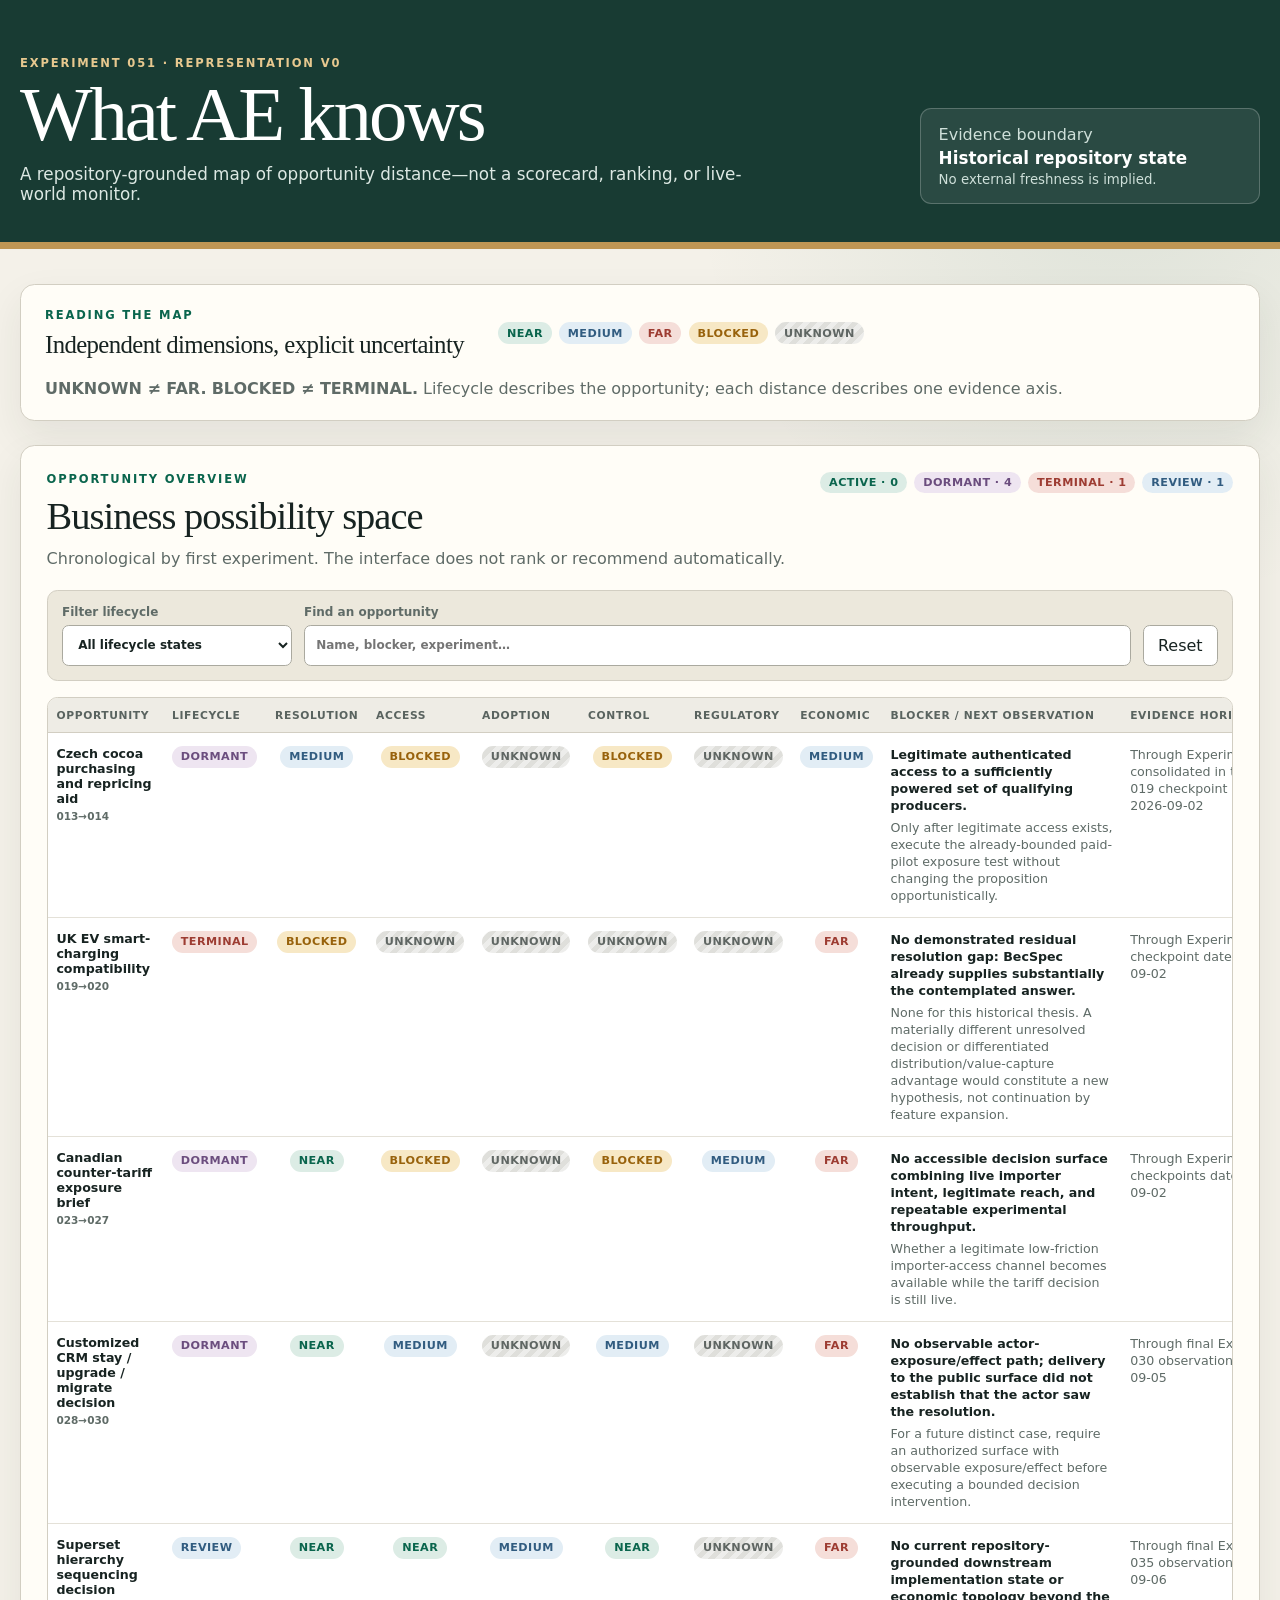
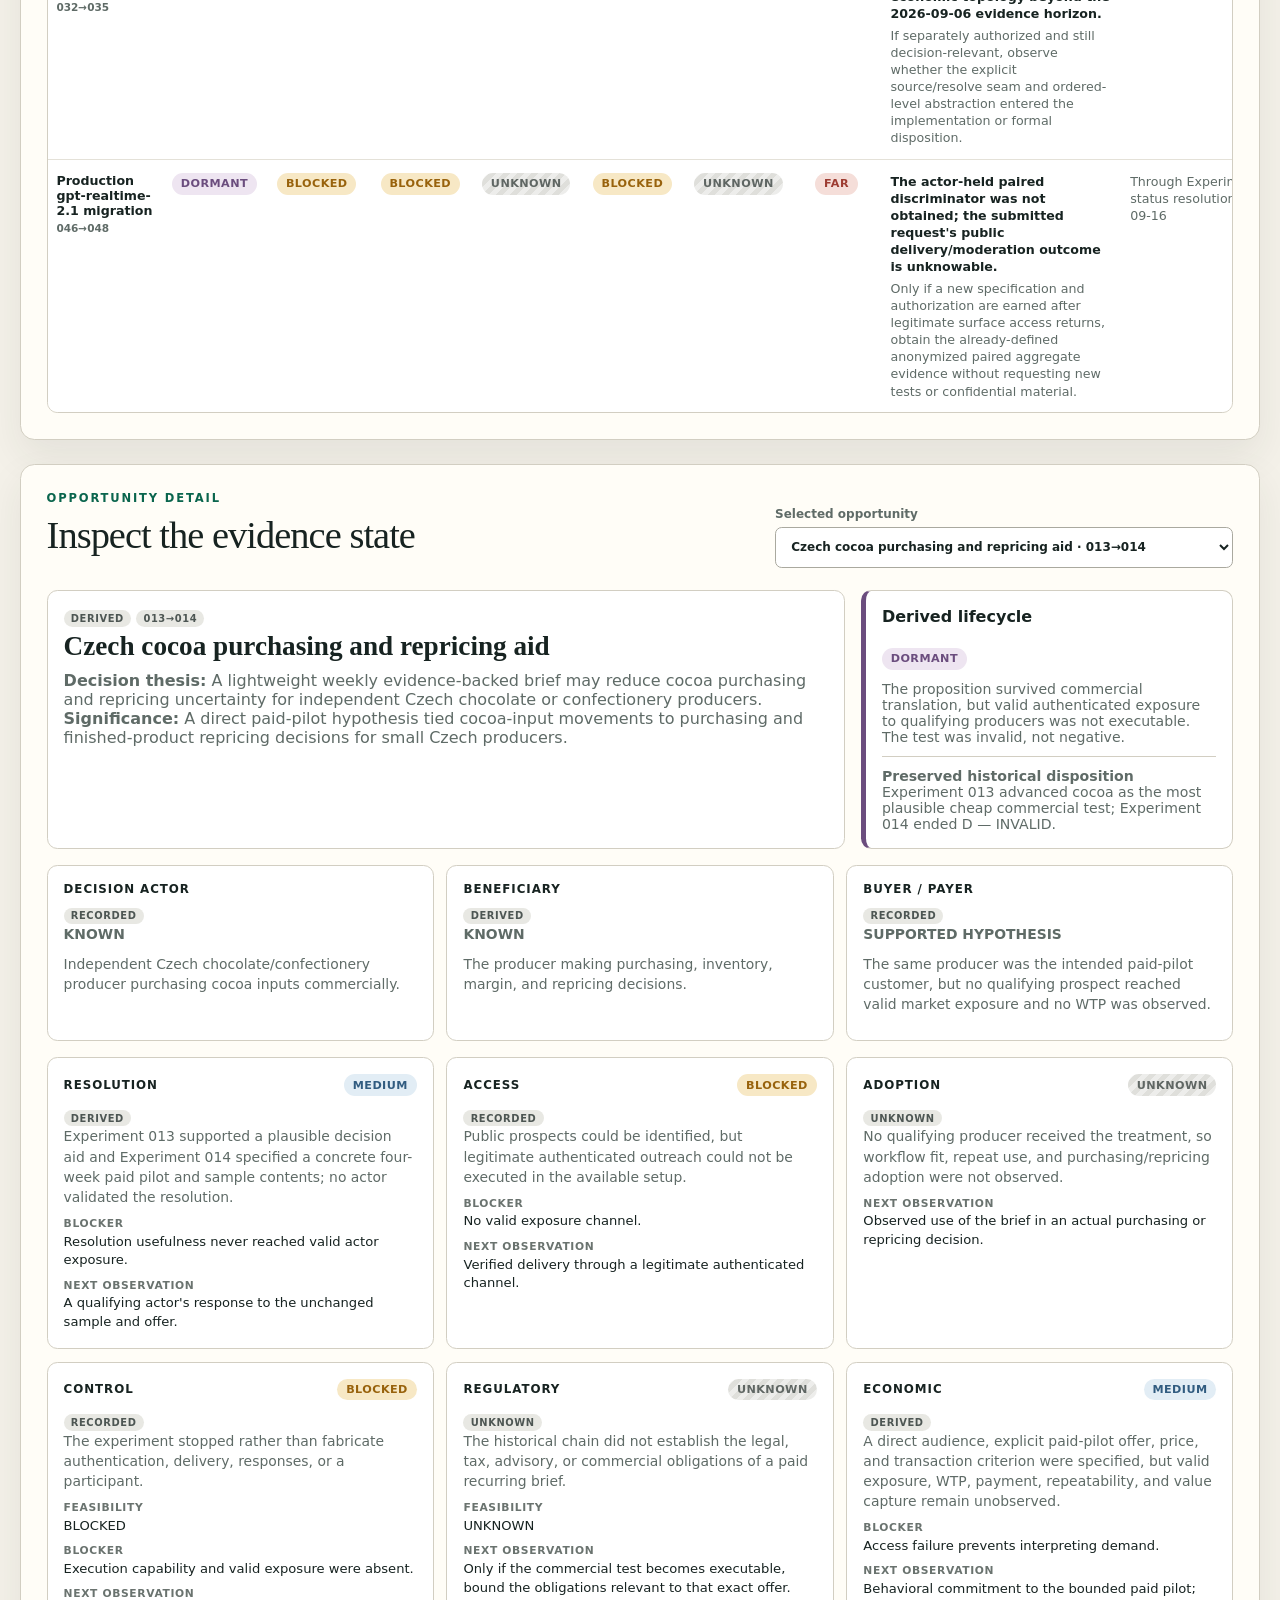
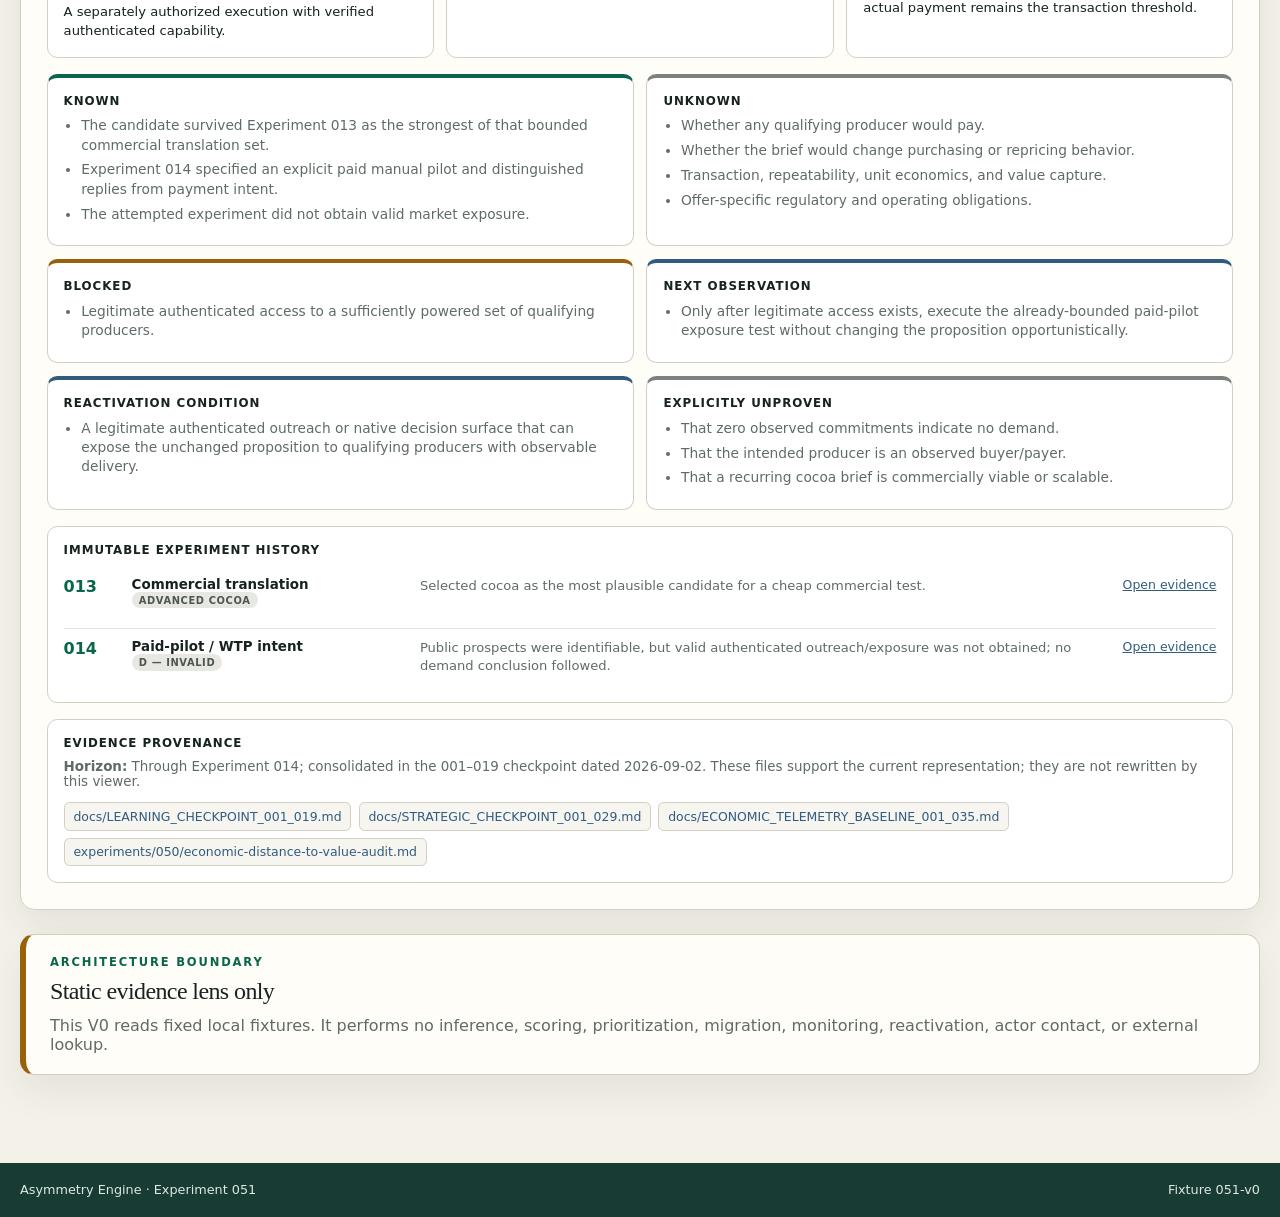
<file: experiments/051/viewer/index.html>
<!doctype html>
<html lang="en">
  <head>
    <meta charset="utf-8">
    <meta name="viewport" content="width=device-width, initial-scale=1">
    <meta name="color-scheme" content="light">
    <title>AE Static Control Plane V0</title>
    <link rel="stylesheet" href="styles.css">
  </head>
  <body>
    <a class="skip-link" href="#overview">Skip to opportunity overview</a>
    <header class="masthead">
      <div class="masthead__eyebrow">EXPERIMENT 051 · REPRESENTATION V0</div>
      <div class="masthead__grid">
        <div>
          <h1>What AE knows</h1>
          <p class="masthead__lede">A repository-grounded map of opportunity distance—not a scorecard, ranking, or live-world monitor.</p>
        </div>
        <div class="horizon-card">
          <span>Evidence boundary</span>
          <strong>Historical repository state</strong>
          <small>No external freshness is implied.</small>
        </div>
      </div>
    </header>

    <main>
      <section class="legend-panel" aria-labelledby="legend-title">
        <div>
          <p class="section-kicker">READING THE MAP</p>
          <h2 id="legend-title">Independent dimensions, explicit uncertainty</h2>
        </div>
        <div id="distance-legend" class="legend" aria-label="Distance vocabulary"></div>
        <p class="legend-note"><strong>UNKNOWN ≠ FAR.</strong> <strong>BLOCKED ≠ TERMINAL.</strong> Lifecycle describes the opportunity; each distance describes one evidence axis.</p>
      </section>

      <section id="overview" class="section-block" aria-labelledby="overview-title">
        <div class="section-heading">
          <div>
            <p class="section-kicker">OPPORTUNITY OVERVIEW</p>
            <h2 id="overview-title">Business possibility space</h2>
            <p>Chronological by first experiment. The interface does not rank or recommend automatically.</p>
          </div>
          <div id="lifecycle-counts" class="lifecycle-counts" aria-label="Lifecycle counts"></div>
        </div>

        <div class="controls" aria-label="Overview controls">
          <label>
            <span>Filter lifecycle</span>
            <select id="lifecycle-filter">
              <option value="ALL">All lifecycle states</option>
              <option value="ACTIVE">Active</option>
              <option value="DORMANT">Dormant</option>
              <option value="TERMINAL">Terminal</option>
              <option value="REVIEW">Review</option>
            </select>
          </label>
          <label>
            <span>Find an opportunity</span>
            <input id="opportunity-search" type="search" placeholder="Name, blocker, experiment…" autocomplete="off">
          </label>
          <button id="reset-controls" class="quiet-button" type="button">Reset</button>
        </div>

        <div class="table-wrap">
          <table class="opportunity-table">
            <caption class="sr-only">Historical opportunities and their six independent distance states</caption>
            <thead>
              <tr>
                <th scope="col">Opportunity</th>
                <th scope="col">Lifecycle</th>
                <th scope="col">Resolution</th>
                <th scope="col">Access</th>
                <th scope="col">Adoption</th>
                <th scope="col">Control</th>
                <th scope="col">Regulatory</th>
                <th scope="col">Economic</th>
                <th scope="col">Blocker / next observation</th>
                <th scope="col">Evidence horizon</th>
              </tr>
            </thead>
            <tbody id="opportunity-rows"></tbody>
          </table>
        </div>
        <p id="empty-state" class="empty-state" hidden>No fixture matches the current filter.</p>
      </section>

      <section id="detail" class="section-block detail-shell" aria-labelledby="detail-title">
        <div class="section-heading section-heading--detail">
          <div>
            <p class="section-kicker">OPPORTUNITY DETAIL</p>
            <h2 id="detail-title">Inspect the evidence state</h2>
          </div>
          <label class="detail-picker">
            <span>Selected opportunity</span>
            <select id="detail-select"></select>
          </label>
        </div>
        <div id="detail-content" aria-live="polite"></div>
      </section>

      <section class="boundary-panel" aria-labelledby="boundary-title">
        <p class="section-kicker">ARCHITECTURE BOUNDARY</p>
        <h2 id="boundary-title">Static evidence lens only</h2>
        <p>This V0 reads fixed local fixtures. It performs no inference, scoring, prioritization, migration, monitoring, reactivation, actor contact, or external lookup.</p>
      </section>
    </main>

    <footer>
      <span>Asymmetry Engine · Experiment 051</span>
      <span id="fixture-version"></span>
    </footer>

    <script src="../opportunities.js"></script>
    <script src="app.js"></script>
  </body>
</html>
</file>
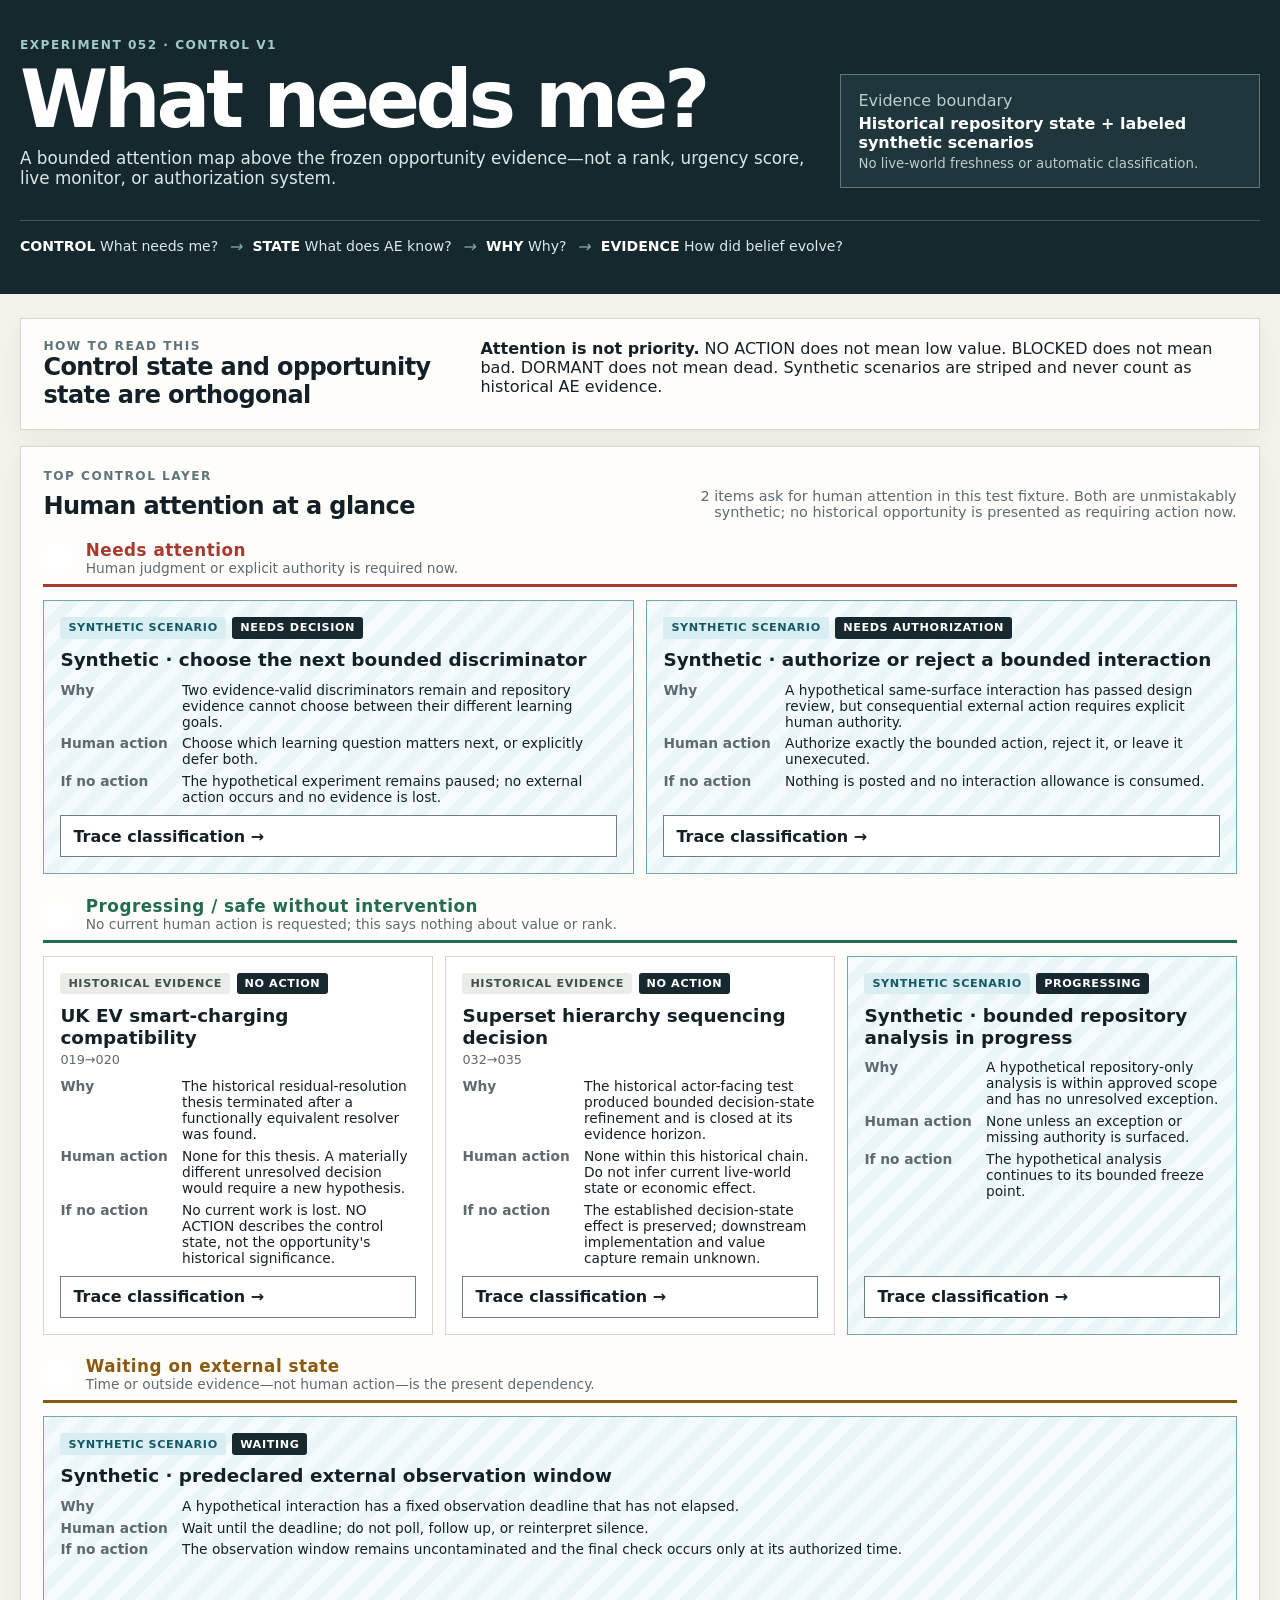
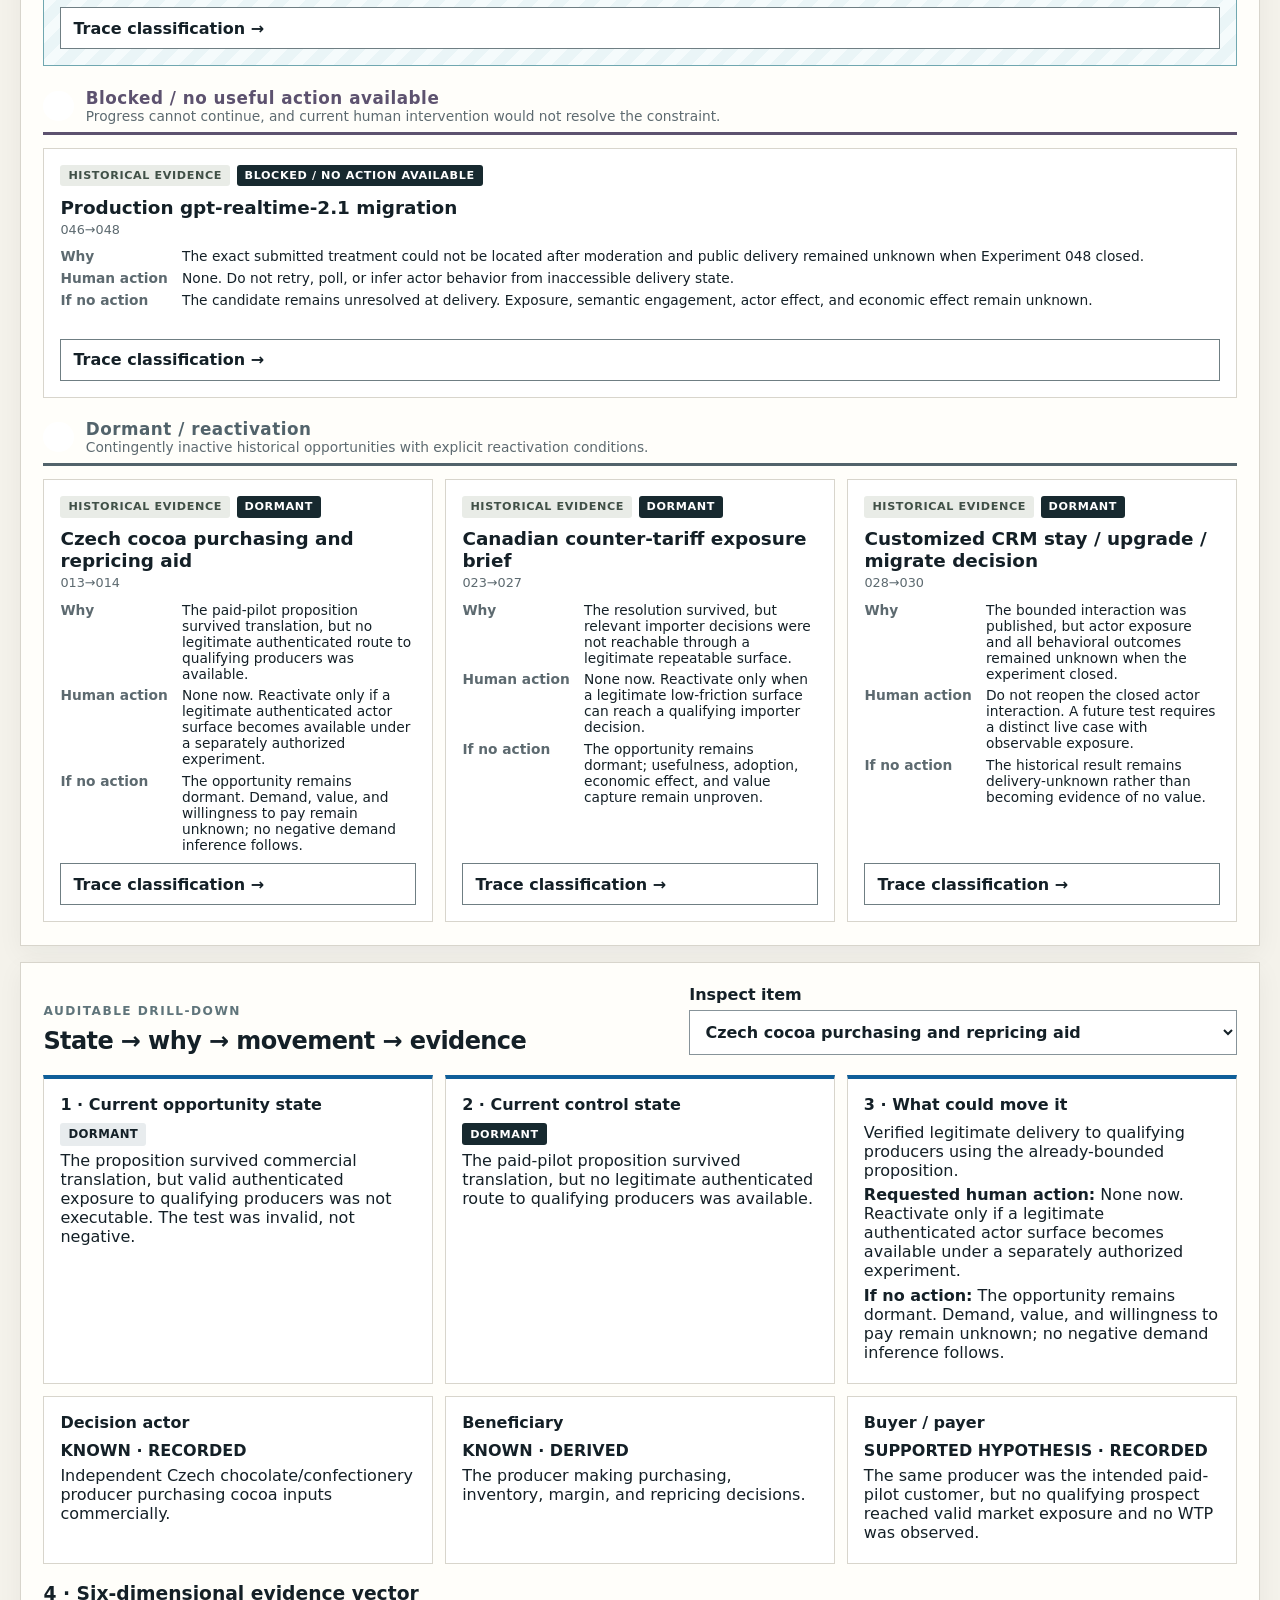
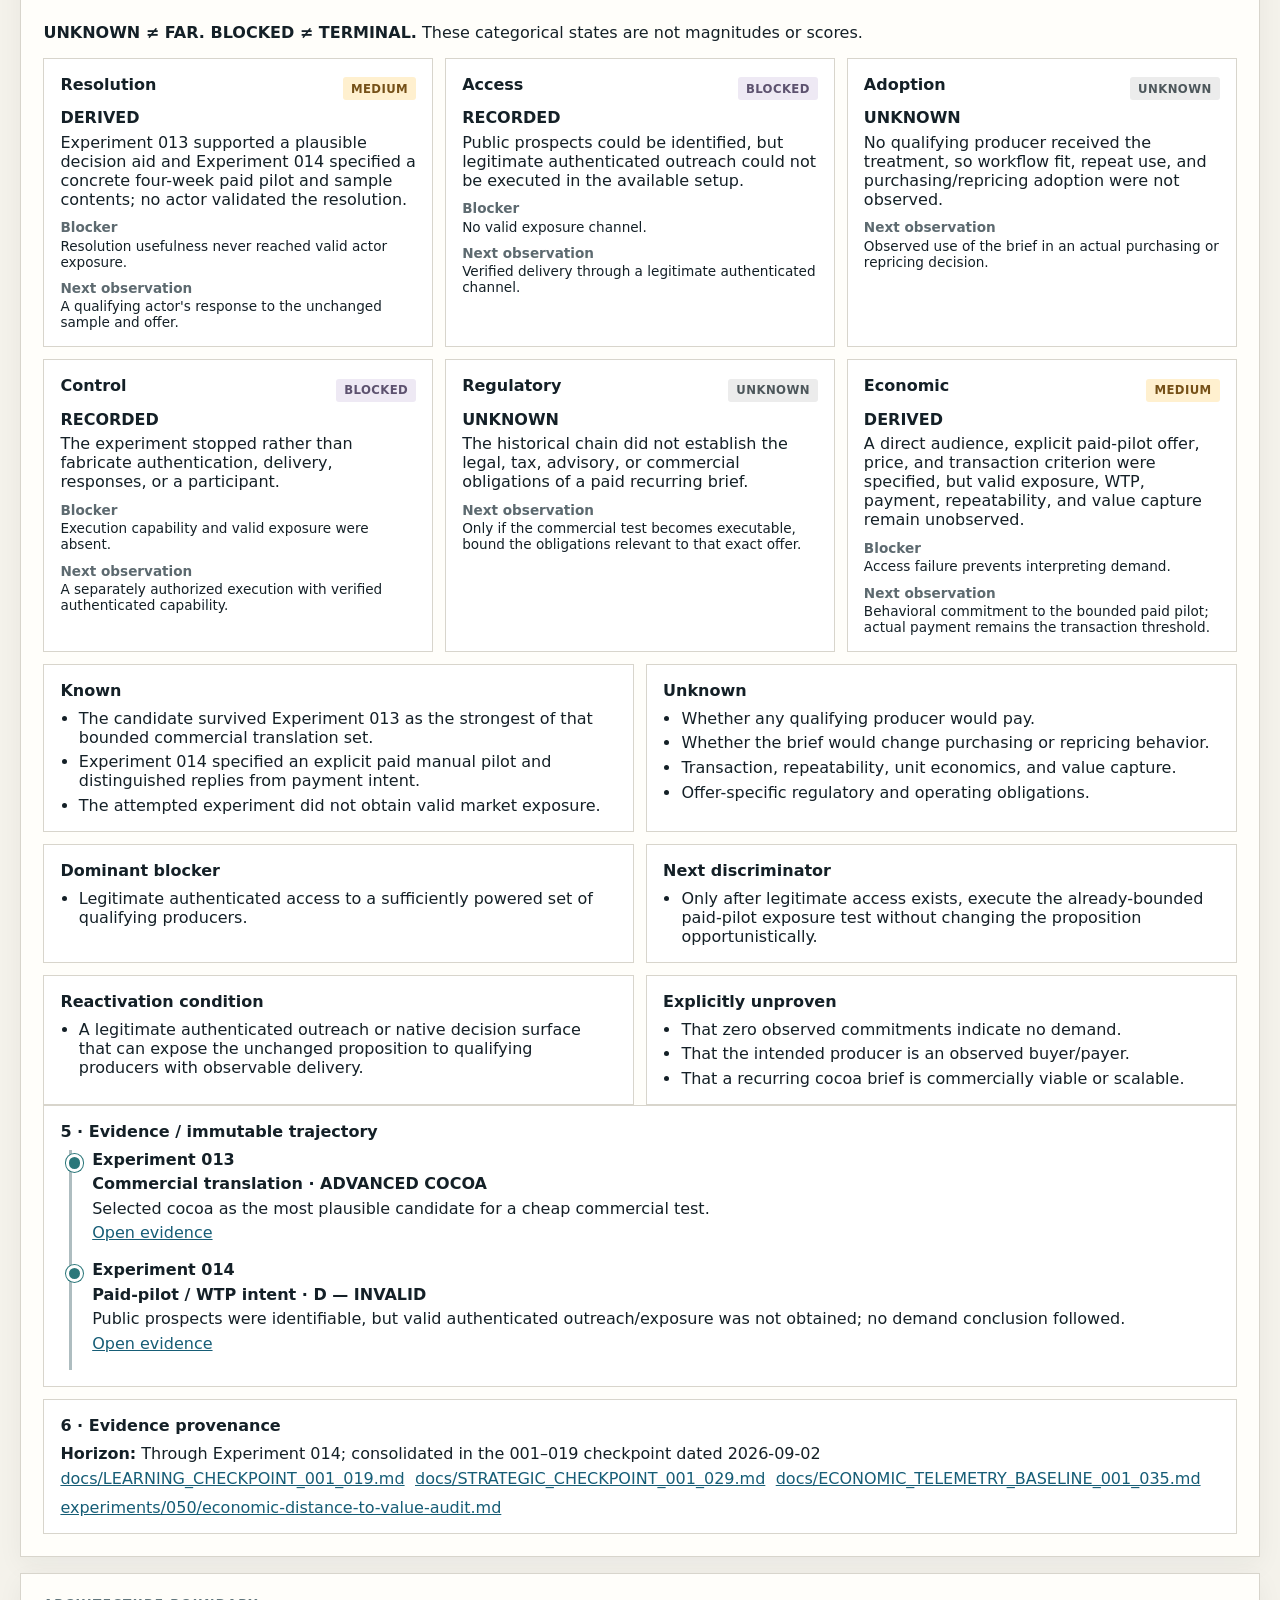
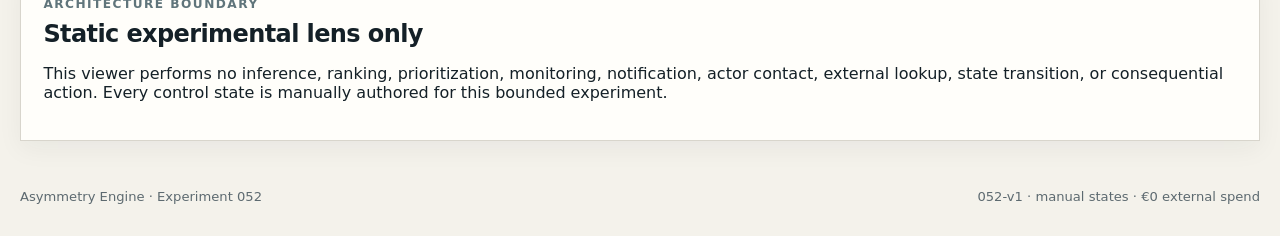
<file: experiments/052/viewer/index.html>
<!doctype html>
<html lang="en">
  <head>
    <meta charset="utf-8">
    <meta name="viewport" content="width=device-width, initial-scale=1">
    <meta name="color-scheme" content="light">
    <title>AE Human Attention Control Plane V1</title>
    <link rel="stylesheet" href="styles.css">
  </head>
  <body>
    <a class="skip-link" href="#control-plane">Skip to control plane</a>
    <header class="masthead">
      <div class="eyebrow">EXPERIMENT 052 · CONTROL V1</div>
      <div class="masthead-grid">
        <div>
          <h1>What needs me?</h1>
          <p>A bounded attention map above the frozen opportunity evidence—not a rank, urgency score, live monitor, or authorization system.</p>
        </div>
        <div class="boundary-card">
          <span>Evidence boundary</span>
          <strong>Historical repository state + labeled synthetic scenarios</strong>
          <small>No live-world freshness or automatic classification.</small>
        </div>
      </div>
      <div class="reading-path" aria-label="Reading path">
        <span><b>CONTROL</b> What needs me?</span><i>→</i>
        <span><b>STATE</b> What does AE know?</span><i>→</i>
        <span><b>WHY</b> Why?</span><i>→</i>
        <span><b>EVIDENCE</b> How did belief evolve?</span>
      </div>
    </header>

    <main id="control-plane">
      <section class="guardrail" aria-labelledby="guardrail-title">
        <div>
          <p class="section-kicker">HOW TO READ THIS</p>
          <h2 id="guardrail-title">Control state and opportunity state are orthogonal</h2>
        </div>
        <p><strong>Attention is not priority.</strong> NO ACTION does not mean low value. BLOCKED does not mean bad. DORMANT does not mean dead. Synthetic scenarios are striped and never count as historical AE evidence.</p>
      </section>

      <section class="control-summary" aria-labelledby="summary-title">
        <div class="section-heading">
          <div>
            <p class="section-kicker">TOP CONTROL LAYER</p>
            <h2 id="summary-title">Human attention at a glance</h2>
          </div>
          <p id="summary-note" class="summary-note"></p>
        </div>
        <div id="control-groups"></div>
      </section>

      <section id="detail" class="detail-shell" aria-labelledby="detail-title">
        <div class="section-heading detail-heading">
          <div>
            <p class="section-kicker">AUDITABLE DRILL-DOWN</p>
            <h2 id="detail-title">State → why → movement → evidence</h2>
          </div>
          <label>
            <span>Inspect item</span>
            <select id="detail-select"></select>
          </label>
        </div>
        <div id="detail-content" aria-live="polite"></div>
      </section>

      <section class="architecture-boundary">
        <p class="section-kicker">ARCHITECTURE BOUNDARY</p>
        <h2>Static experimental lens only</h2>
        <p>This viewer performs no inference, ranking, prioritization, monitoring, notification, actor contact, external lookup, state transition, or consequential action. Every control state is manually authored for this bounded experiment.</p>
      </section>
    </main>

    <footer>
      <span>Asymmetry Engine · Experiment 052</span>
      <span id="fixture-version"></span>
    </footer>

    <script src="../../051/opportunities.js"></script>
    <script src="control-fixtures.js"></script>
    <script src="app.js"></script>
  </body>
</html>
</file>
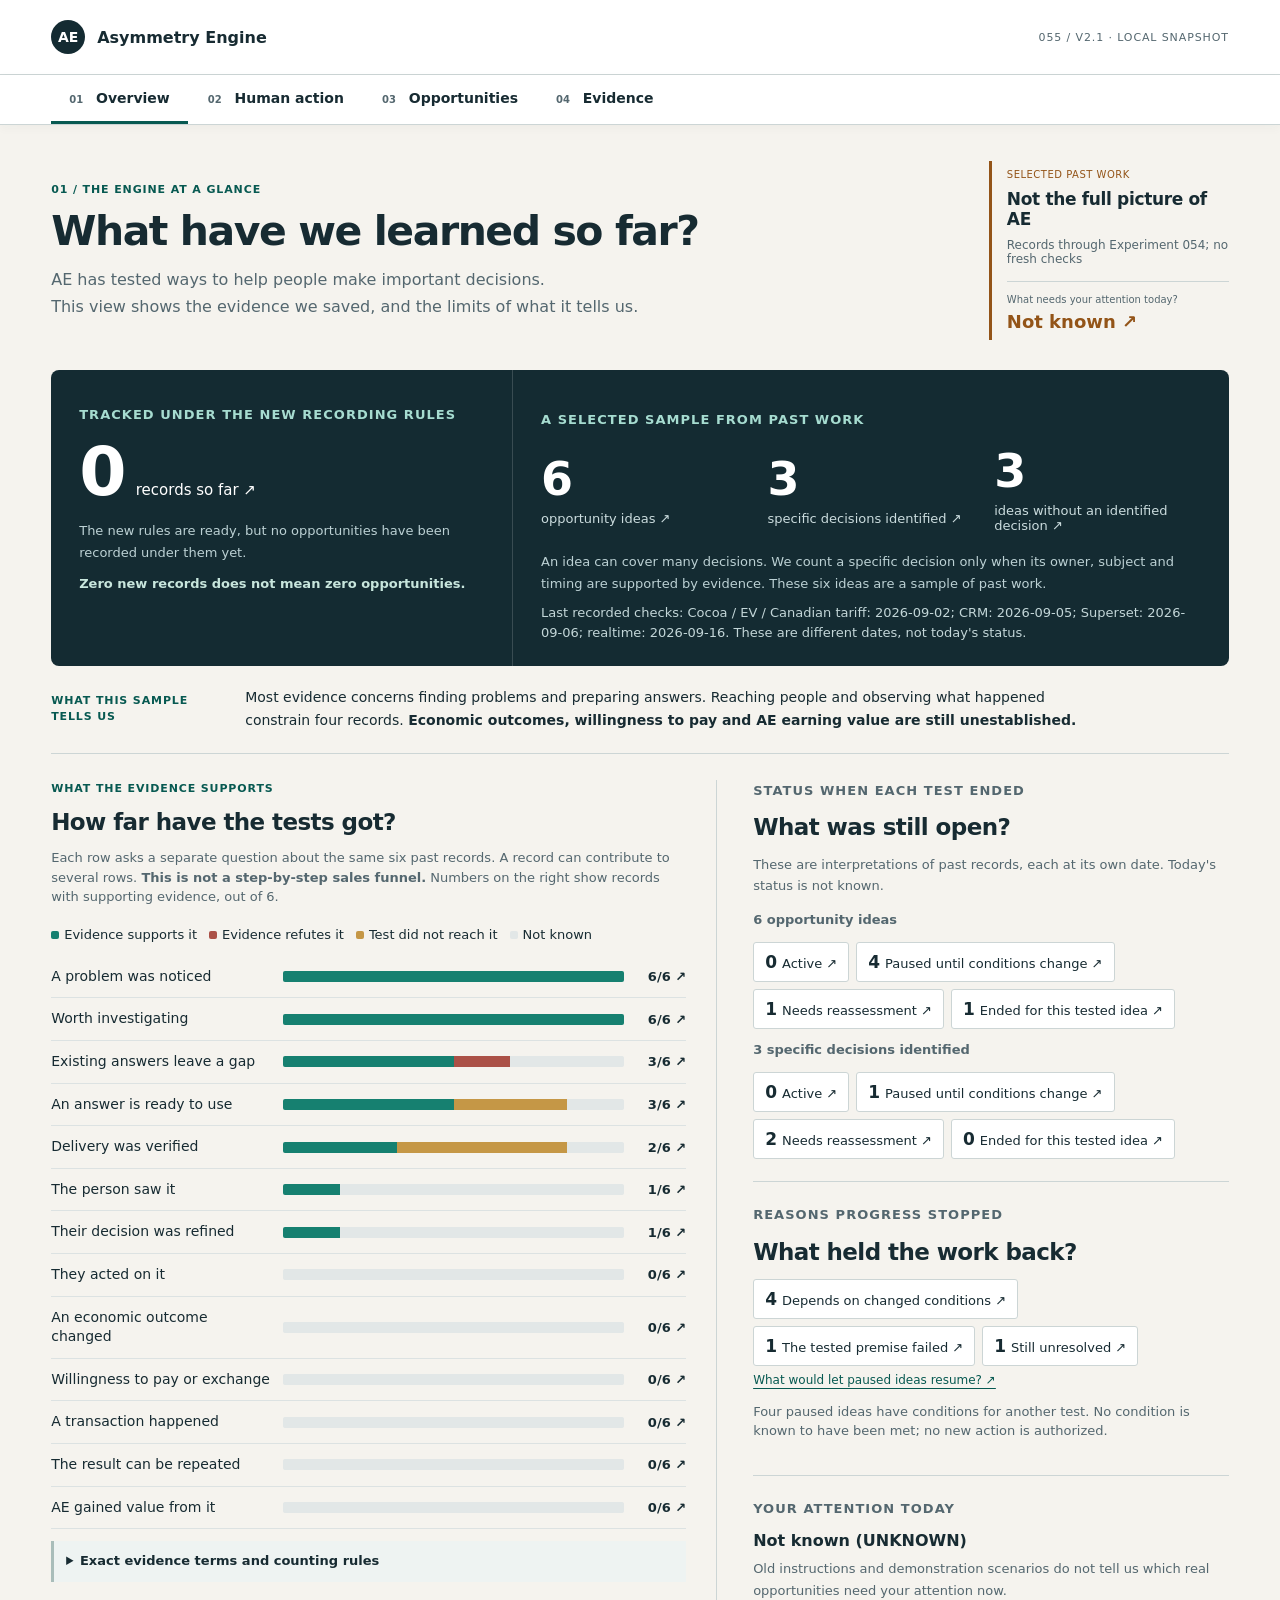
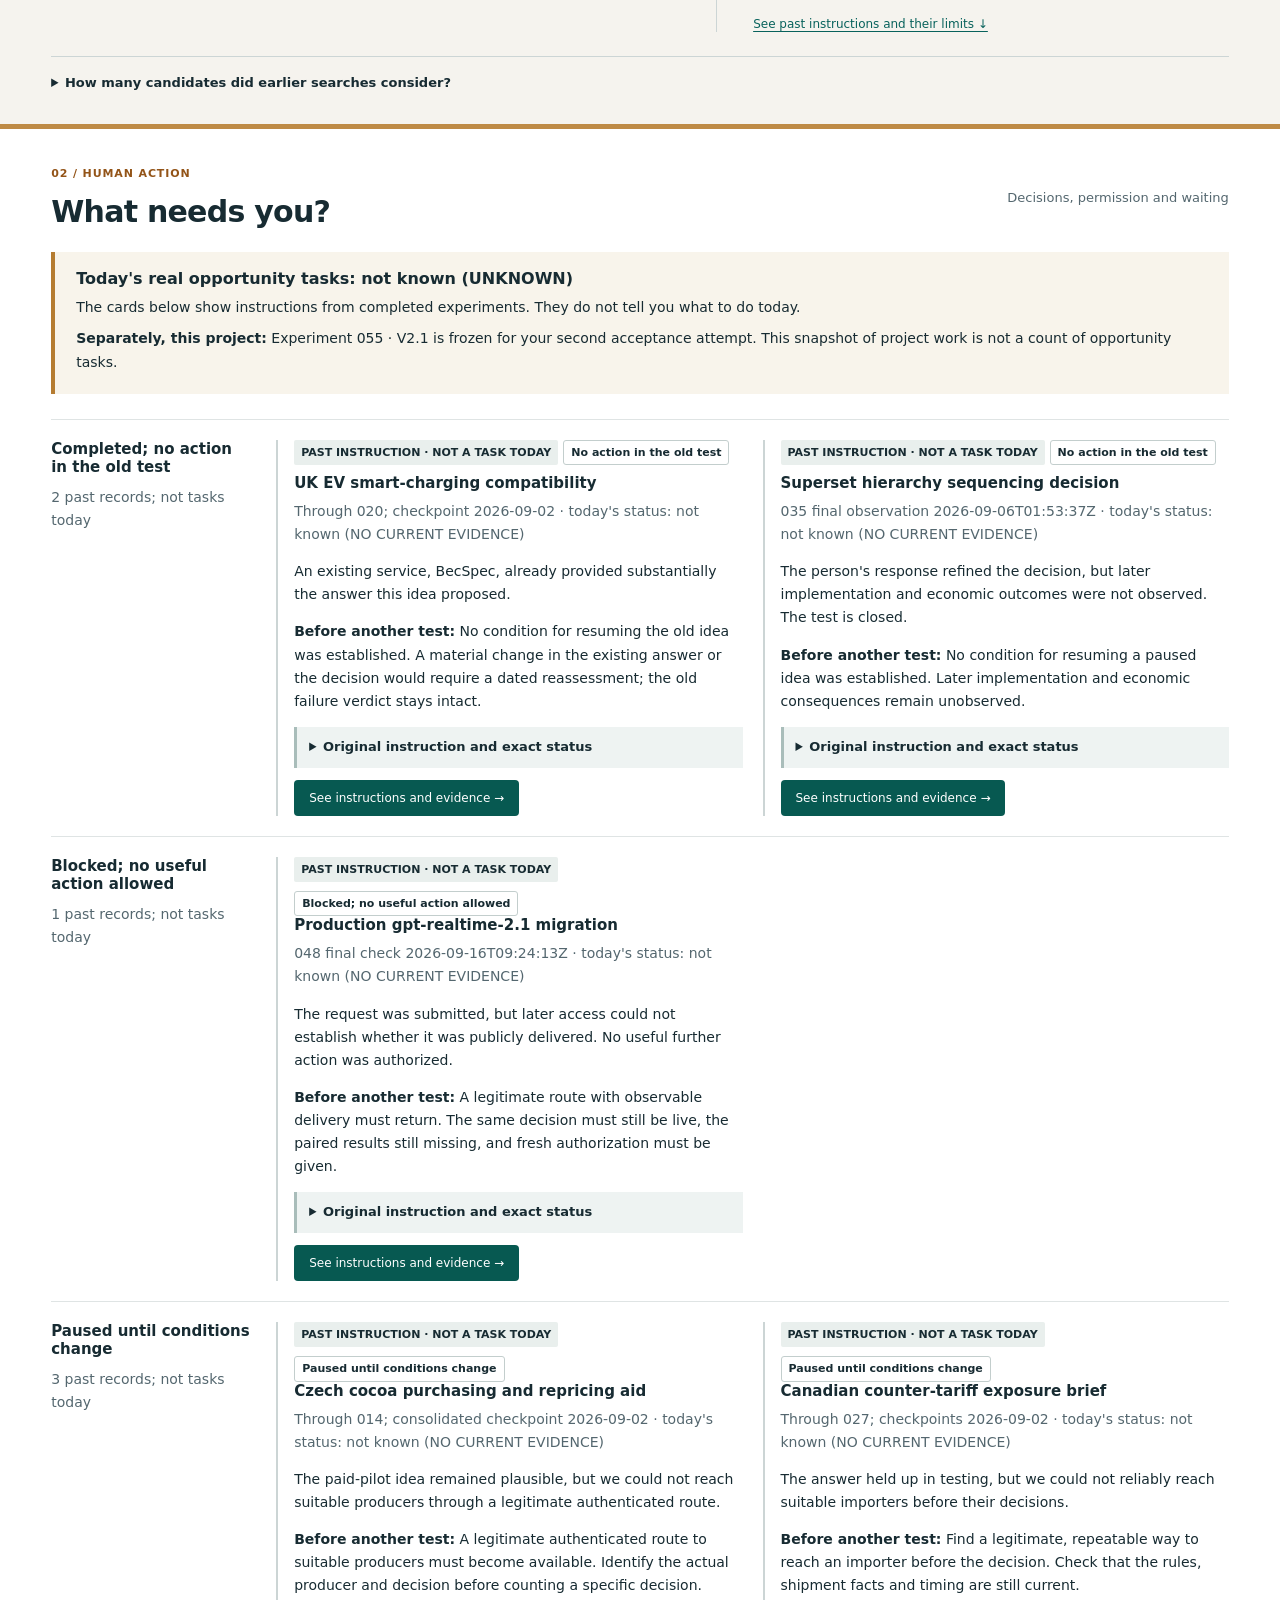
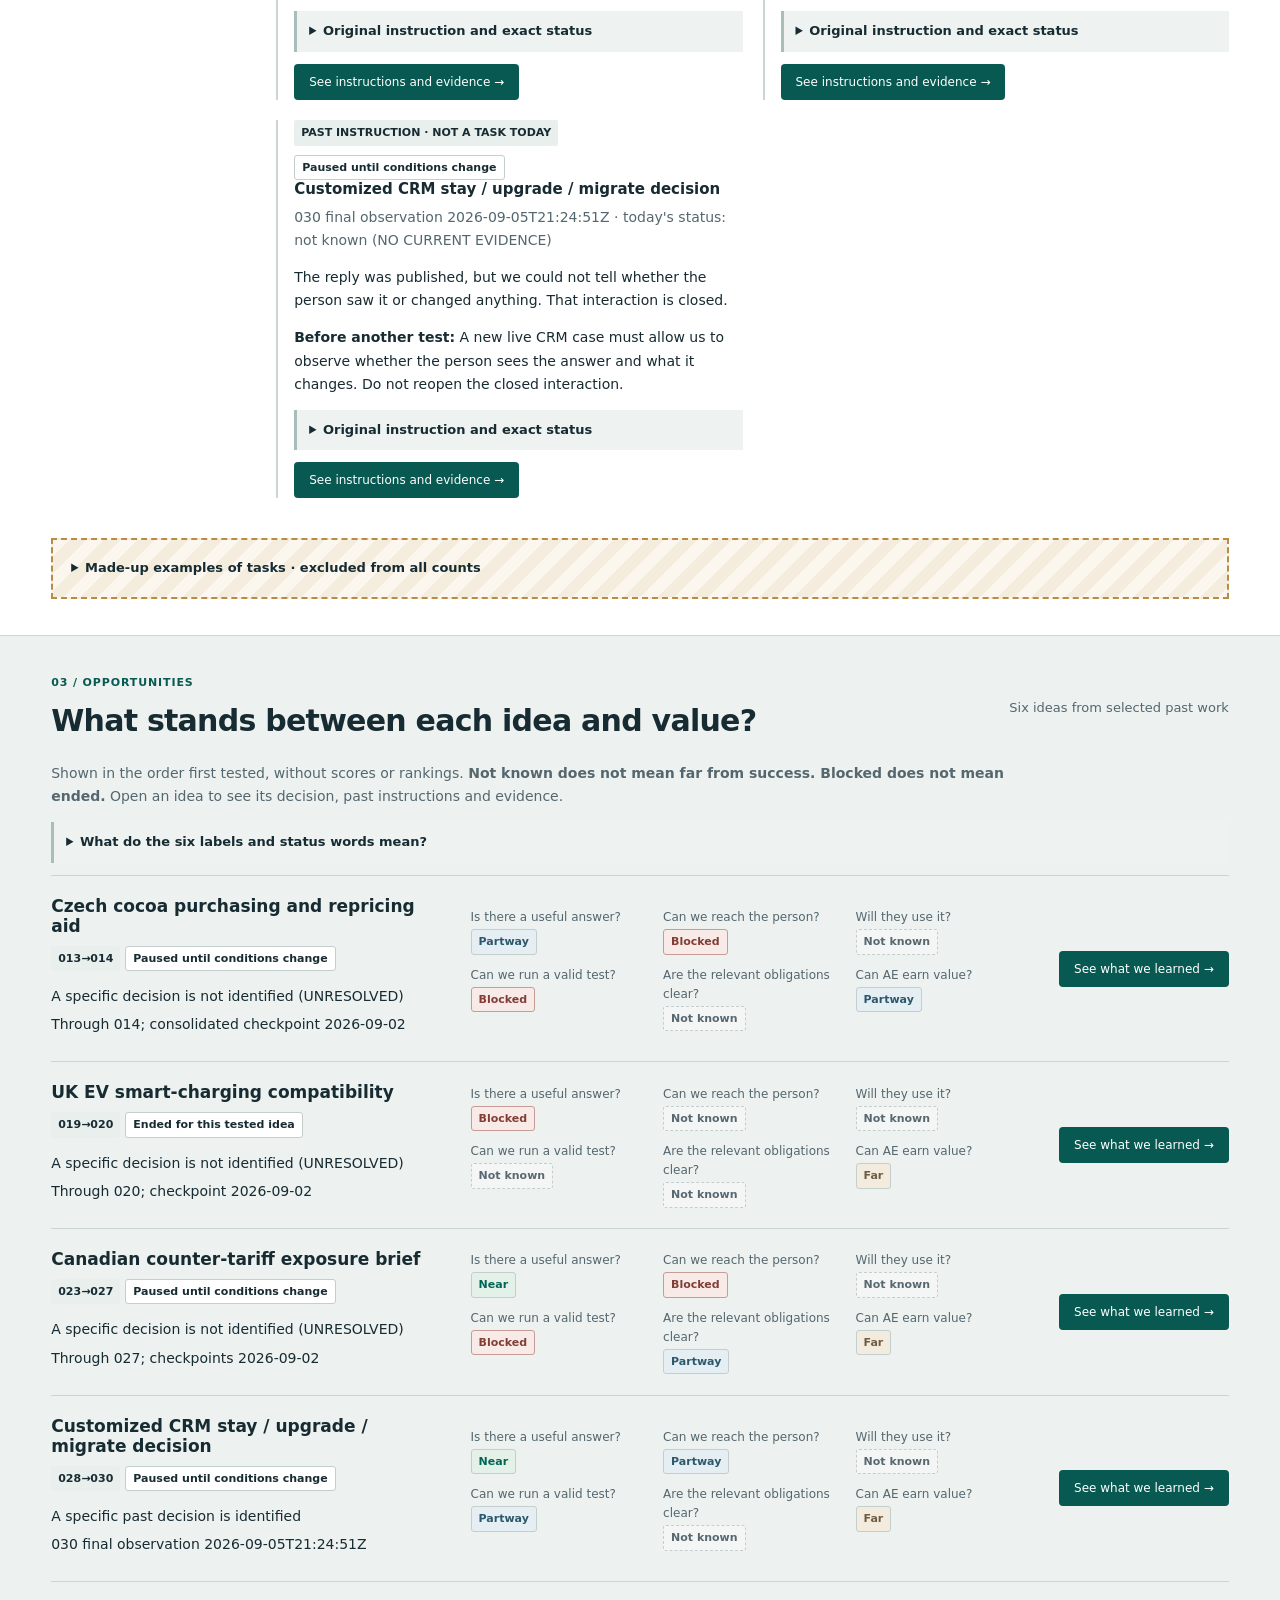
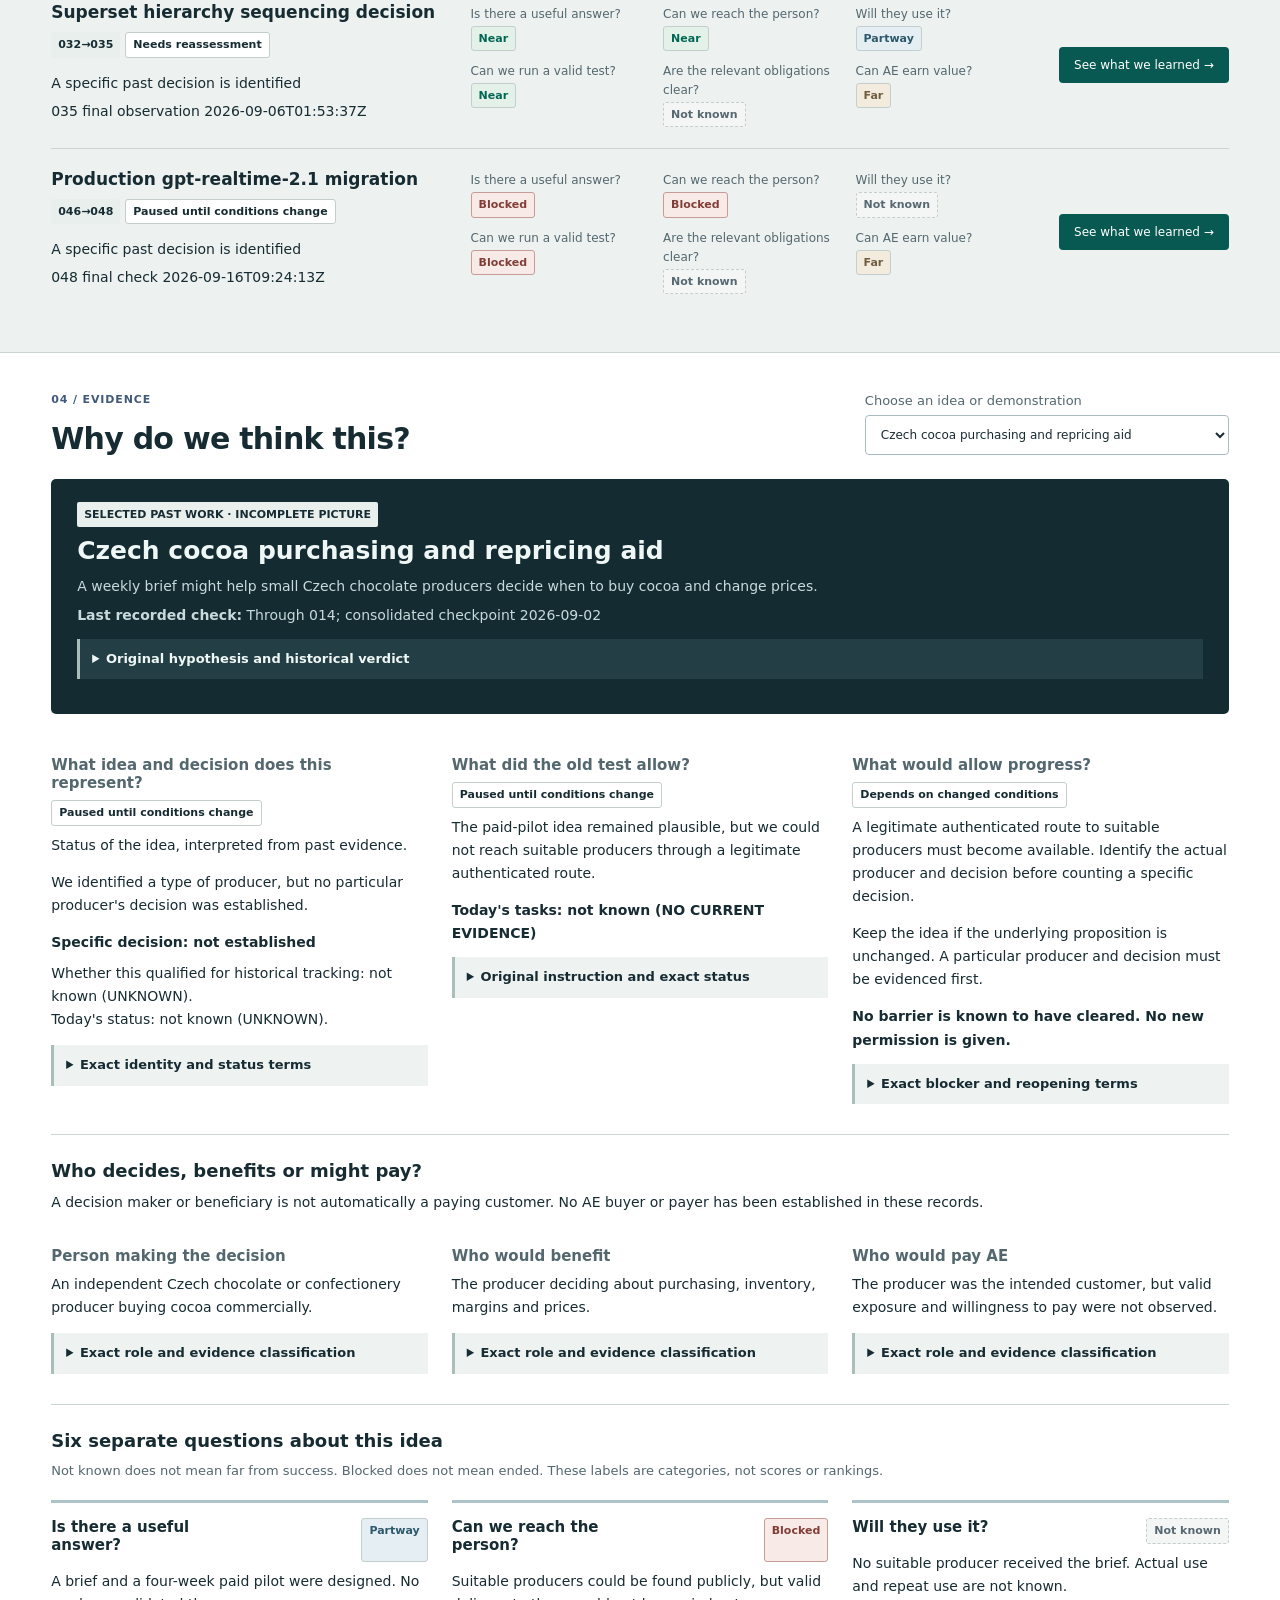
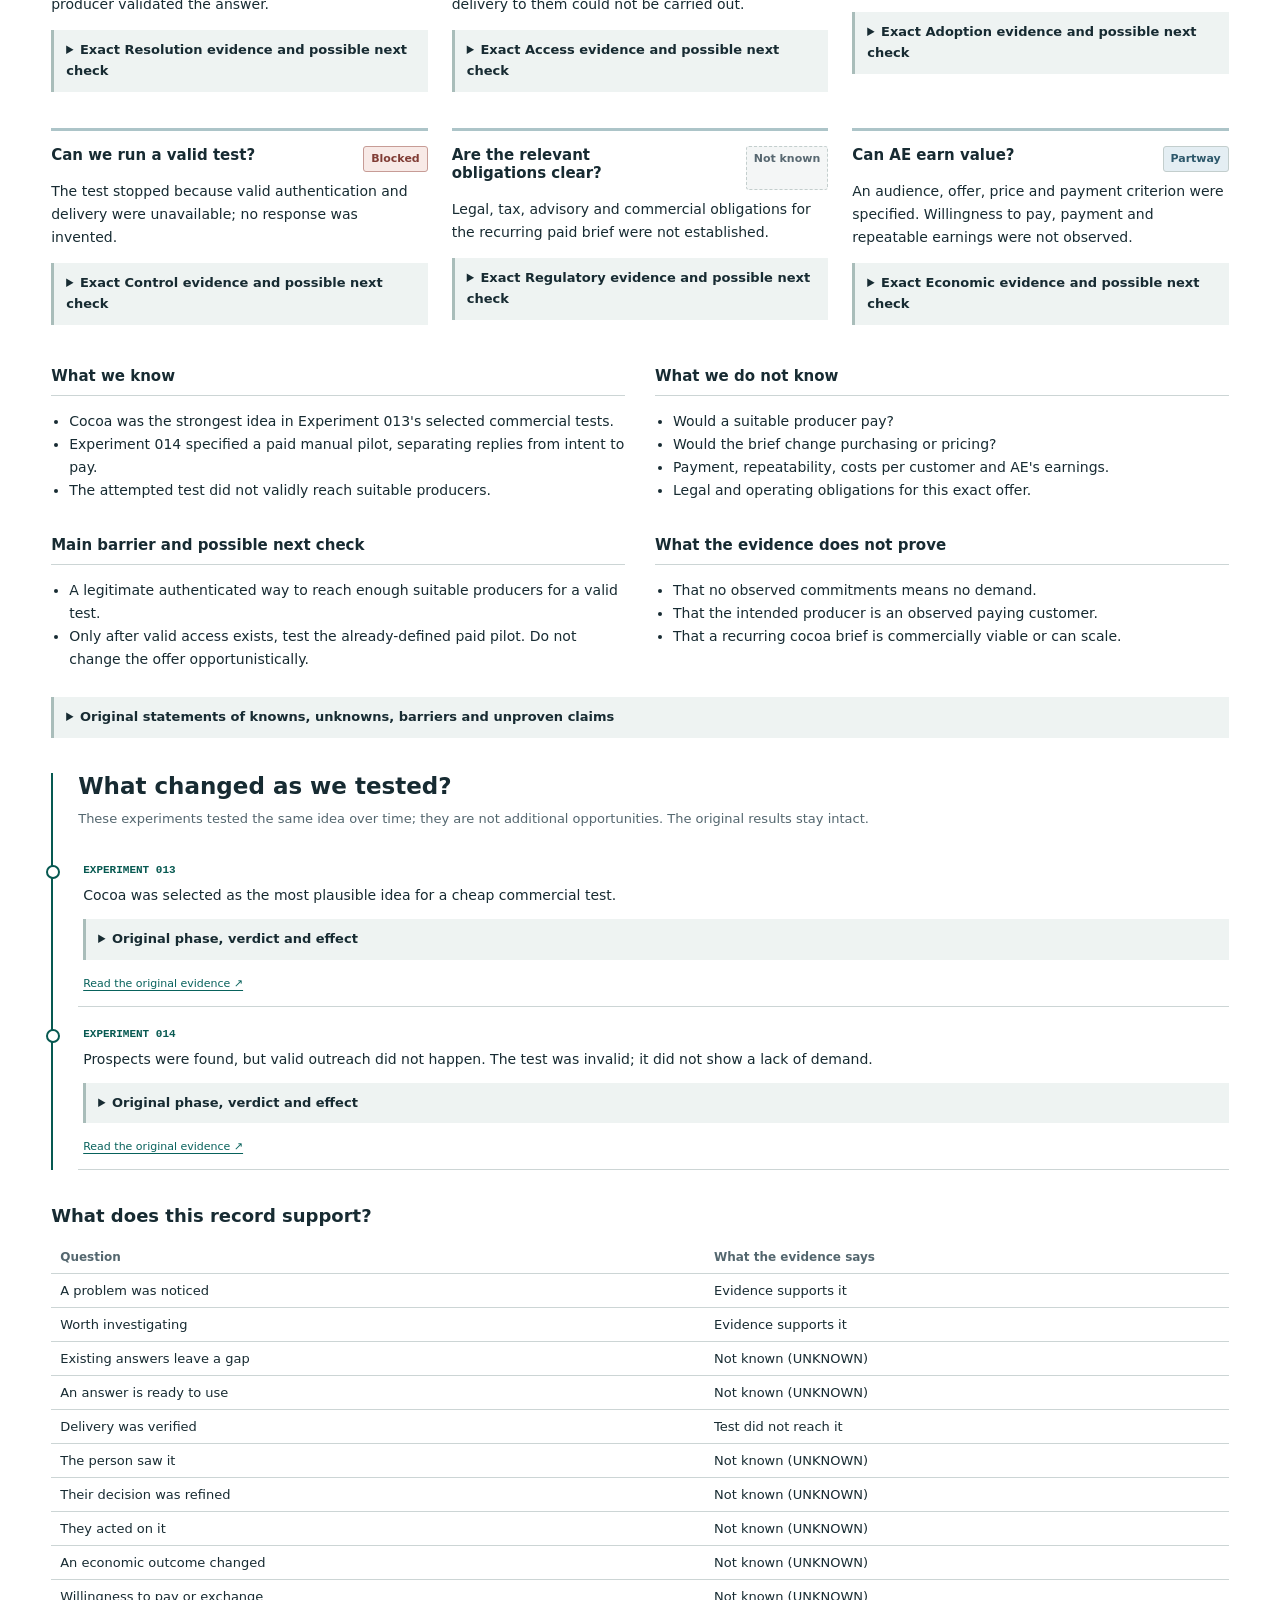
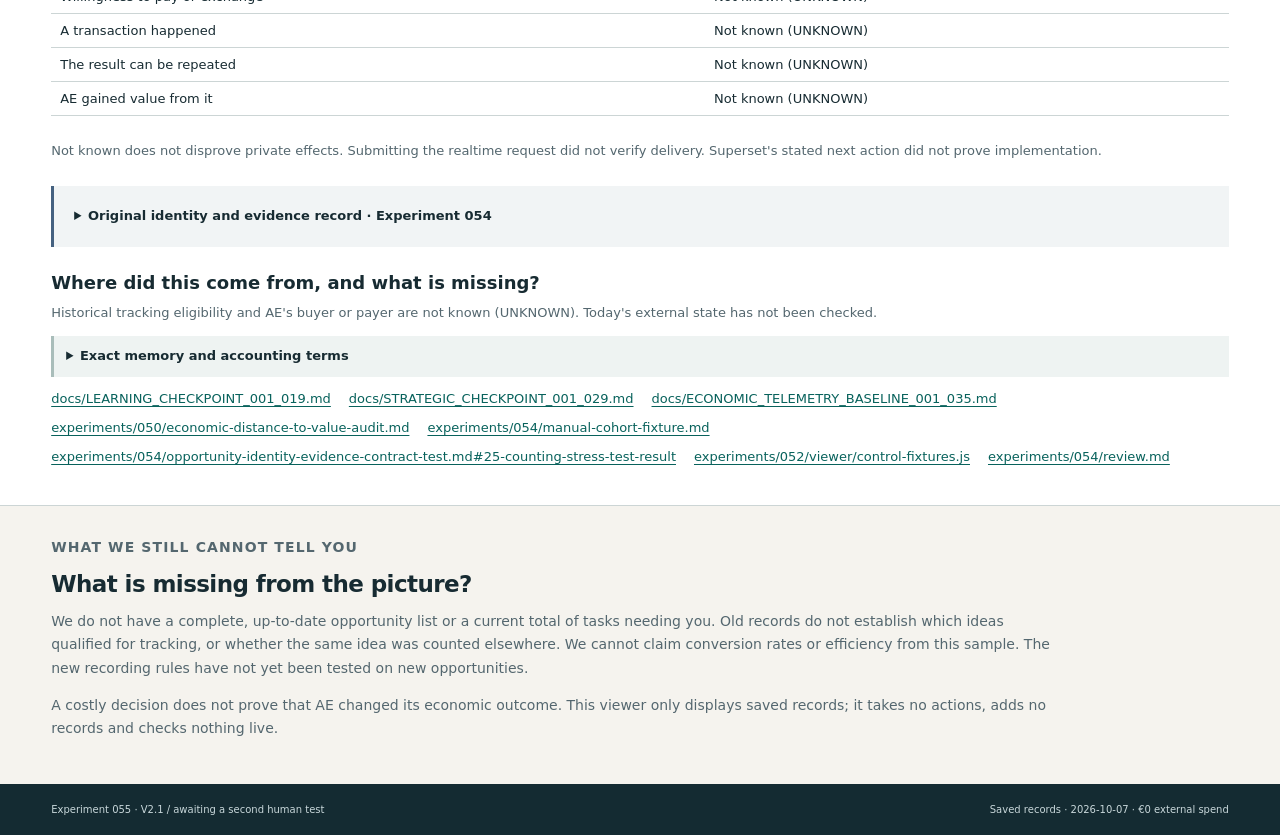
<file: experiments/055/viewer-v2-1/index.html>
<!doctype html>
<html lang="en">
<head>
  <meta charset="utf-8"><meta name="viewport" content="width=device-width, initial-scale=1">
  <meta name="color-scheme" content="light"><title>AE · What have we learned? · V2.1</title>
  <link rel="stylesheet" href="styles.css">
</head>
<body>
<a class="skip" href="#engine">Skip to the overview</a>
<header class="topbar"><a class="brand" href="#engine"><span class="brand-mark">AE</span> Asymmetry Engine</a><span class="edition">055 / V2.1 · LOCAL SNAPSHOT</span></header>
<nav class="layer-nav" aria-label="Overview, human action, opportunities and evidence"><a href="#engine"><span>01</span> Overview</a><a href="#control"><span>02</span> Human action</a><a href="#possibility"><span>03</span> Opportunities</a><a href="#evidence"><span>04</span> Evidence</a></nav>
<main>
<section id="engine" class="engine" aria-labelledby="engine-title">
  <div class="engine-heading"><div><p class="eyebrow">01 / THE ENGINE AT A GLANCE</p><h1 id="engine-title">What have we learned so far?</h1><p class="lead">AE has tested ways to help people make important decisions.<br>This view shows the evidence we saved, and the limits of what it tells us.</p></div><div class="boundary-stamp">SELECTED PAST WORK<strong>Not the full picture of AE</strong><span>Records through Experiment 054; no fresh checks</span><div class="masthead-attention"><small>What needs your attention today?</small><button data-audit="attention">Not known ↗</button></div></div></div>
  <div class="population-band"><div class="governed"><p class="eyebrow">TRACKED UNDER THE NEW RECORDING RULES</p><button class="big-number" data-audit="governed" aria-label="Explain zero records under the new recording rules">0 <span>records so far ↗</span></button><p>The new rules are ready, but no opportunities have been recorded under them yet.</p><strong>Zero new records does not mean zero opportunities.</strong></div><div class="coverage"><p class="eyebrow">A SELECTED SAMPLE FROM PAST WORK</p><div class="coverage-numbers"><button data-audit="families"><b>6</b><span>opportunity ideas ↗</span></button><button data-audit="instances"><b>3</b><span>specific decisions identified ↗</span></button><button data-audit="unresolved"><b>3</b><span>ideas without an identified decision ↗</span></button></div><p>An idea can cover many decisions. We count a specific decision only when its owner, subject and timing are supported by evidence. These six ideas are a sample of past work.</p><small id="cohort-horizon"></small></div></div>
  <div class="diagnostic-line"><span>WHAT THIS SAMPLE TELLS US</span><p>Most evidence concerns finding problems and preparing answers. Reaching people and observing what happened constrain four records. <strong>Economic outcomes, willingness to pay and AE earning value are still unestablished.</strong></p></div>
  <div class="engine-columns"><section class="frontier-panel" aria-labelledby="frontier-title"><p class="eyebrow">WHAT THE EVIDENCE SUPPORTS</p><h2 id="frontier-title">How far have the tests got?</h2><p class="chart-note">Each row asks a separate question about the same six past records. A record can contribute to several rows. <strong>This is not a step-by-step sales funnel.</strong> Numbers on the right show records with supporting evidence, out of 6.</p><div class="legend"><span class="legend-s">Evidence supports it</span><span class="legend-r">Evidence refutes it</span><span class="legend-n">Test did not reach it</span><span class="legend-u">Not known</span></div><div id="frontier"></div><details class="precision"><summary>Exact evidence terms and counting rules</summary><div id="frontier-method"></div></details></section><div class="distribution-column"><section aria-labelledby="life-title"><p class="eyebrow">STATUS WHEN EACH TEST ENDED</p><h2 id="life-title">What was still open?</h2><p>These are interpretations of past records, each at its own date. Today's status is not known.</p><div id="lifecycle"></div></section><section aria-labelledby="block-title"><p class="eyebrow">REASONS PROGRESS STOPPED</p><h2 id="block-title">What held the work back?</h2><div id="blockers"></div><button class="text-button" data-audit="reactivation">What would let paused ideas resume? ↗</button><p class="chart-note">Four paused ideas have conditions for another test. No condition is known to have been met; no new action is authorized.</p></section><section class="attention-summary"><p class="eyebrow">YOUR ATTENTION TODAY</p><strong>Not known (UNKNOWN)</strong><p>Old instructions and demonstration scenarios do not tell us which real opportunities need your attention now.</p><a href="#control">See past instructions and their limits ↓</a></section></div></div>
  <details class="telemetry"><summary>How many candidates did earlier searches consider?</summary><p>These are counts within separate historical searches. The searches used different rules. Do not add them up as unique opportunities or read them as conversion rates. They are excluded from the six-record summaries above.</p><div id="runs"></div></details>
</section>
<section id="aggregate-audit" class="audit-panel" aria-labelledby="audit-title" hidden tabindex="-1"><div class="section-head"><div><p class="eyebrow">EXPLAIN THIS NUMBER</p><h2 id="audit-title"></h2></div><button id="close-audit" class="text-button">Close explanation</button></div><div id="audit-content" aria-live="polite"></div></section>
<section id="control" class="control-section" aria-labelledby="control-title"><div class="section-head"><div><p class="eyebrow">02 / HUMAN ACTION</p><h2 id="control-title">What needs you?</h2></div><span class="section-tag">Decisions, permission and waiting</span></div><div class="control-boundary"><strong>Today's real opportunity tasks: not known (UNKNOWN)</strong><p>The cards below show instructions from completed experiments. They do not tell you what to do today.</p><p><b>Separately, this project:</b> Experiment 055 · V2.1 is frozen for your second acceptance attempt. This snapshot of project work is not a count of opportunity tasks.</p></div><div id="historical-controls"></div><details class="synthetic-section"><summary>Made-up examples of tasks · excluded from all counts</summary><p class="synthetic-notice">DEMONSTRATIONS ONLY. These examples are not real decisions, permission requests, running work or scheduled checks.</p><div id="synthetic-controls"></div></details></section>
<section id="possibility" class="possibility-section" aria-labelledby="possibility-title"><div class="section-head"><div><p class="eyebrow">03 / OPPORTUNITIES</p><h2 id="possibility-title">What stands between each idea and value?</h2></div><span class="section-tag">Six ideas from selected past work</span></div><p class="section-intro">Shown in the order first tested, without scores or rankings. <strong>Not known does not mean far from success. Blocked does not mean ended.</strong> Open an idea to see its decision, past instructions and evidence.</p><details class="precision"><summary>What do the six labels and status words mean?</summary><div id="dimension-method"></div></details><div id="opportunity-overview"></div></section>
<section id="evidence" class="evidence-section" aria-labelledby="evidence-title"><div class="section-head"><div><p class="eyebrow">04 / EVIDENCE</p><h2 id="evidence-title">Why do we think this?</h2></div><label class="selector">Choose an idea or demonstration<select id="detail-select"></select></label></div><div id="detail-content" aria-live="polite"></div></section>
<section class="limits"><p class="eyebrow">WHAT WE STILL CANNOT TELL YOU</p><h2>What is missing from the picture?</h2><p>We do not have a complete, up-to-date opportunity list or a current total of tasks needing you. Old records do not establish which ideas qualified for tracking, or whether the same idea was counted elsewhere. We cannot claim conversion rates or efficiency from this sample. The new recording rules have not yet been tested on new opportunities.</p><p>A costly decision does not prove that AE changed its economic outcome. This viewer only displays saved records; it takes no actions, adds no records and checks nothing live.</p></section>
</main>
<footer><span>Experiment 055 · V2.1 / awaiting a second human test</span><span>Saved records · 2026-10-07 · €0 external spend</span></footer>
<script src="opportunities.js"></script><script src="control-fixtures.js"></script><script src="contract-evidence.js"></script><script src="engine-fixtures.js"></script><script src="copy.js"></script><script src="app.js"></script>
</body>
</html>
</file>
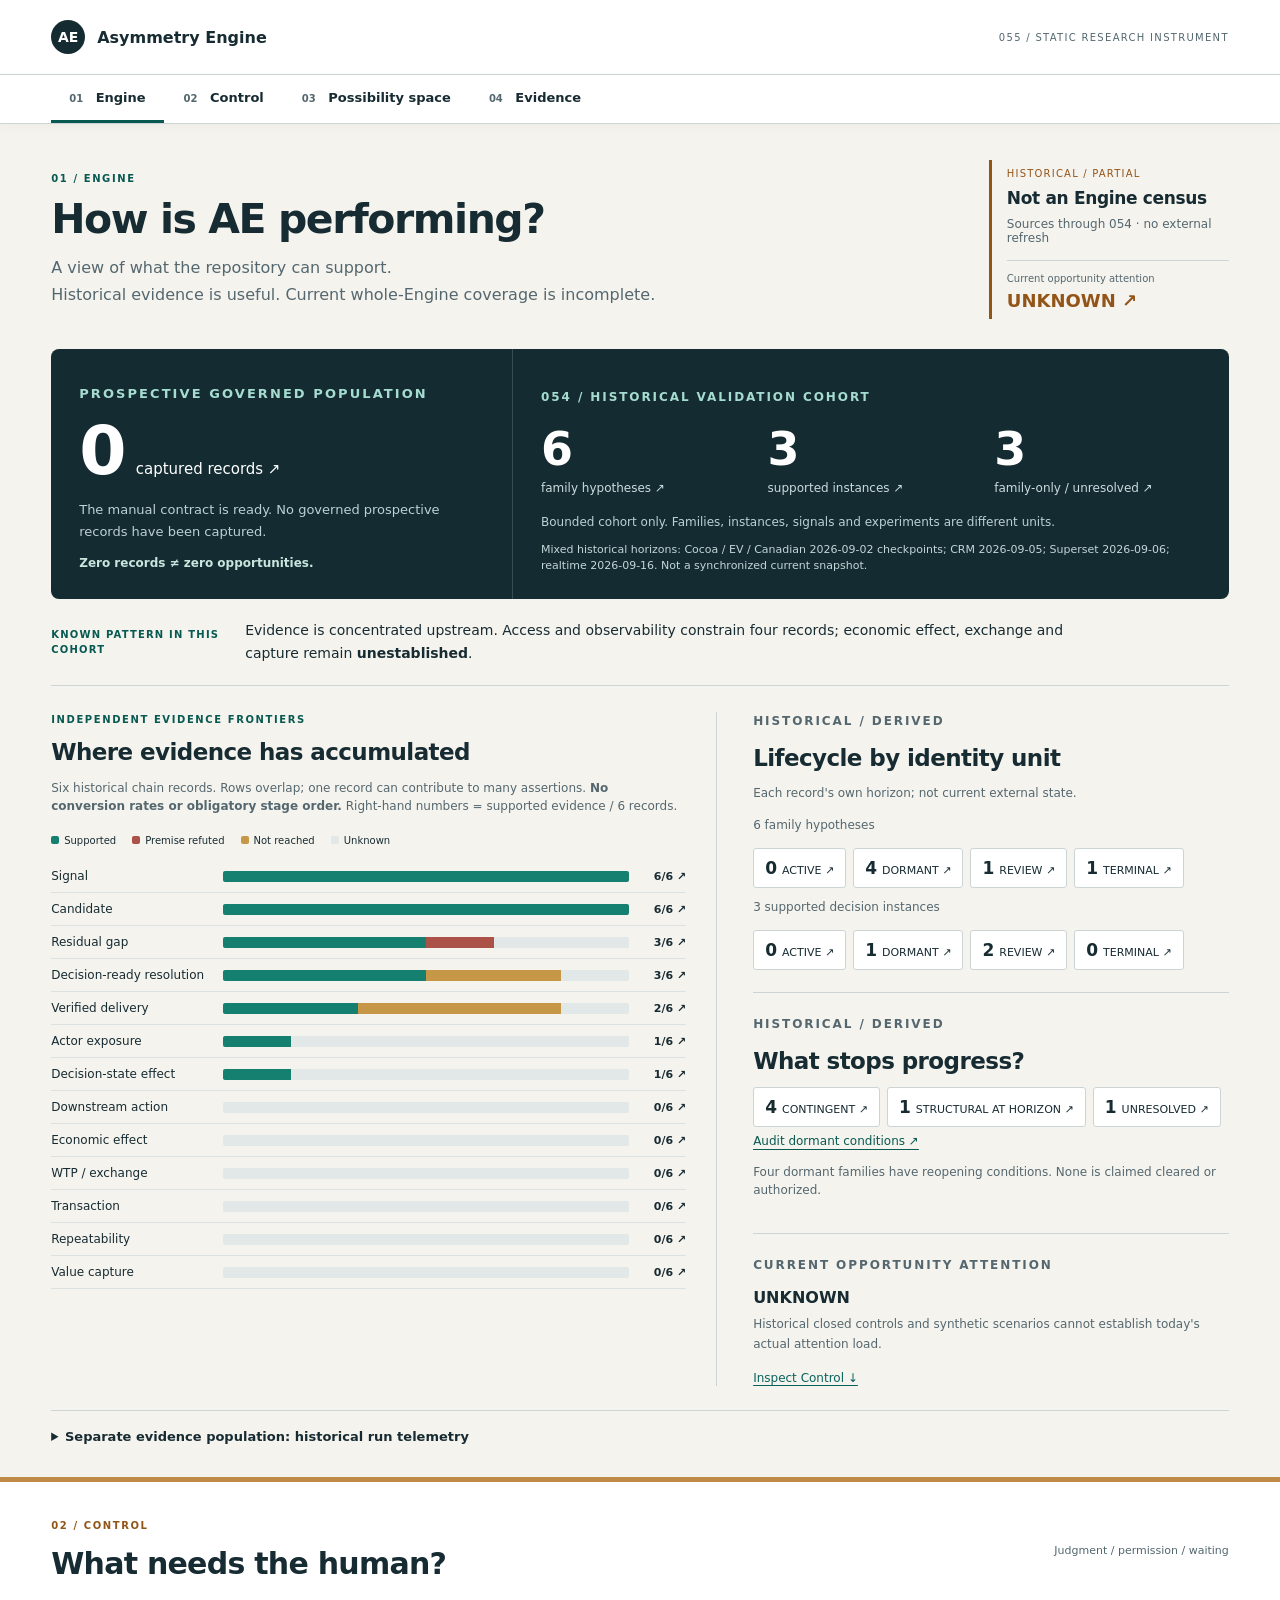
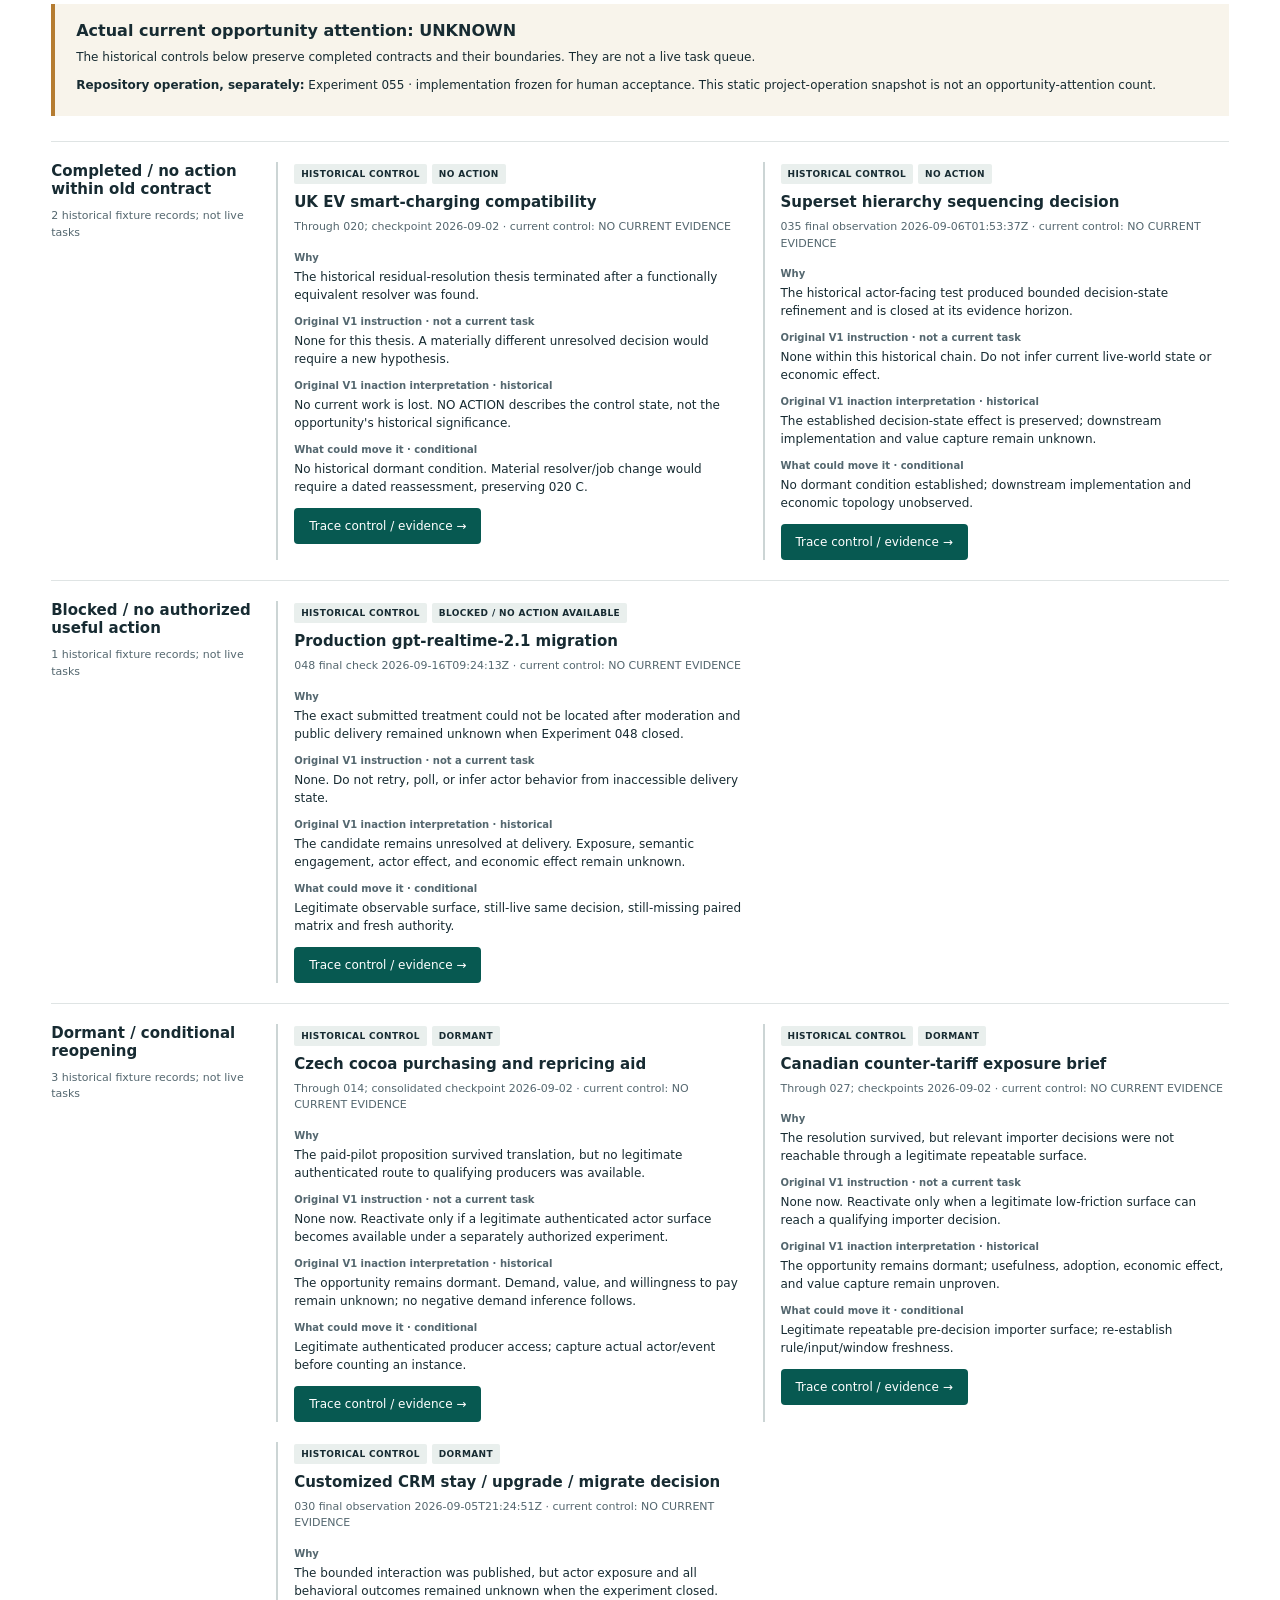
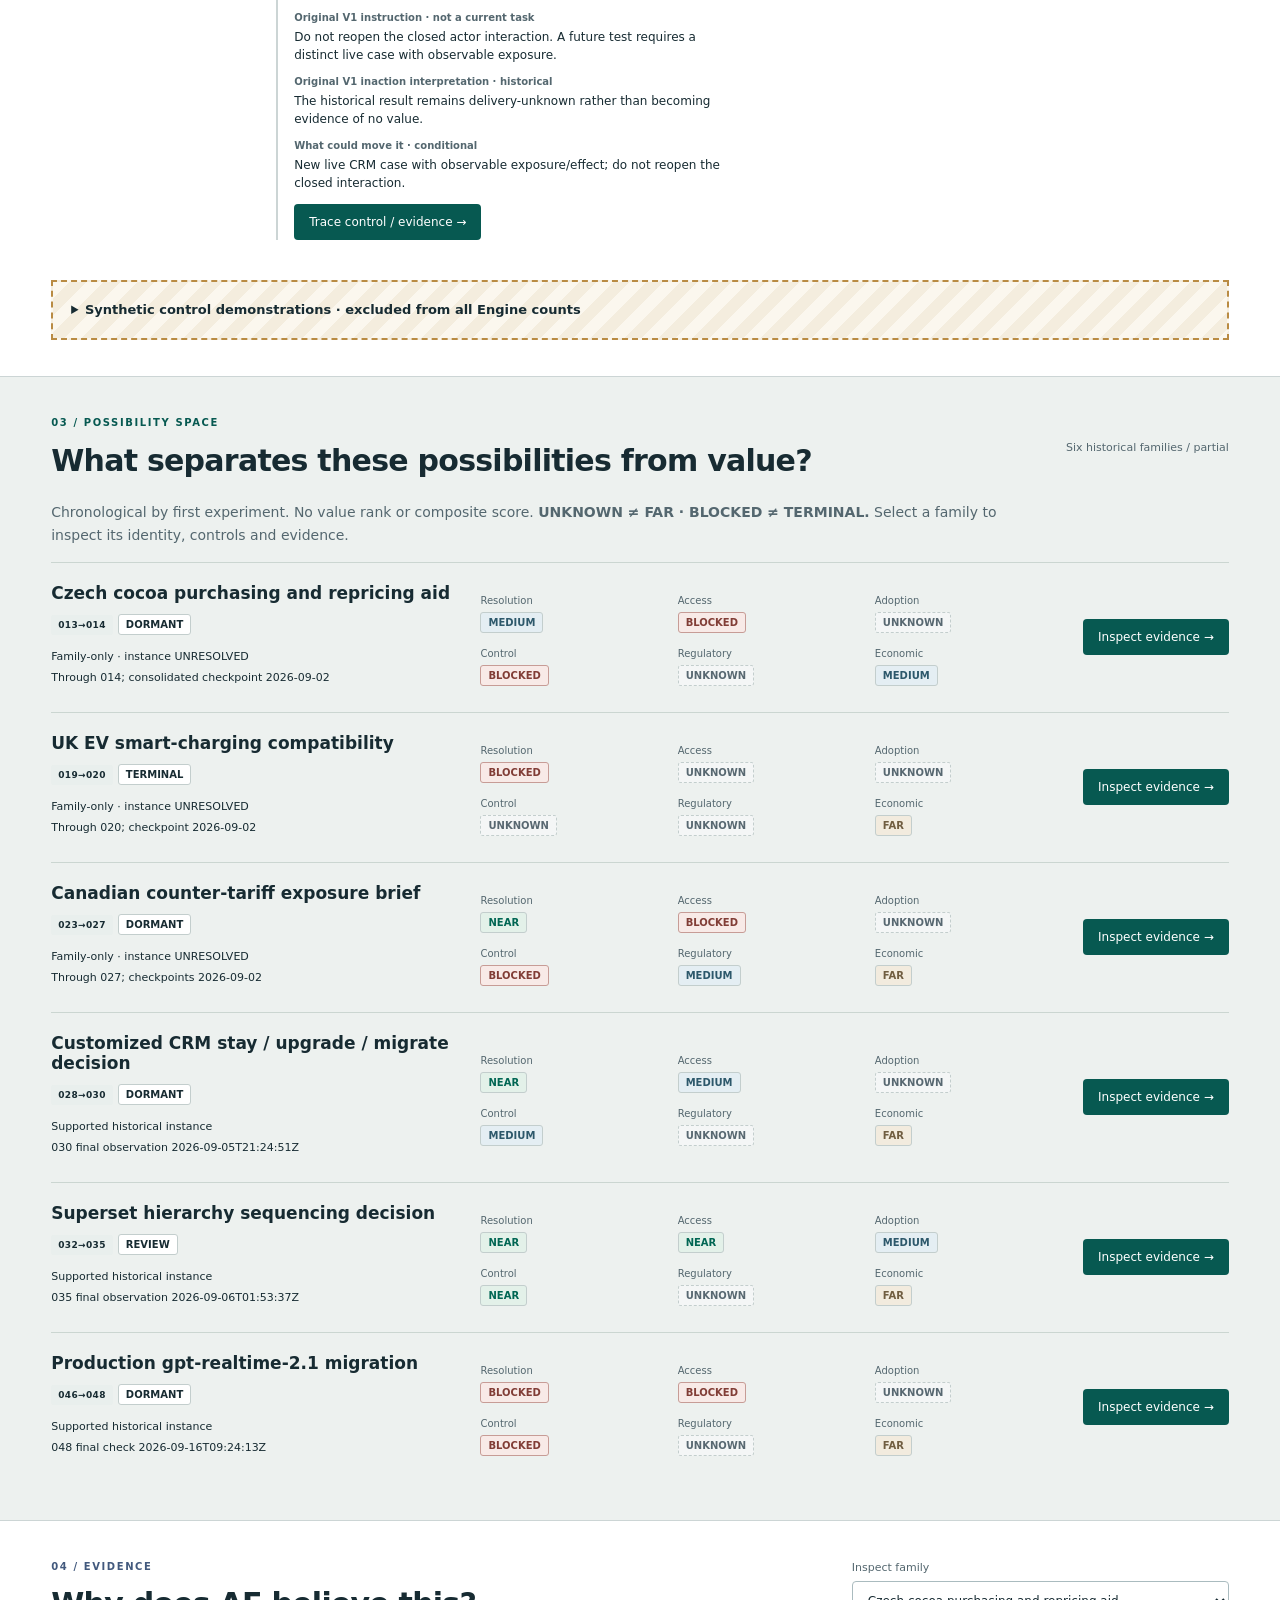
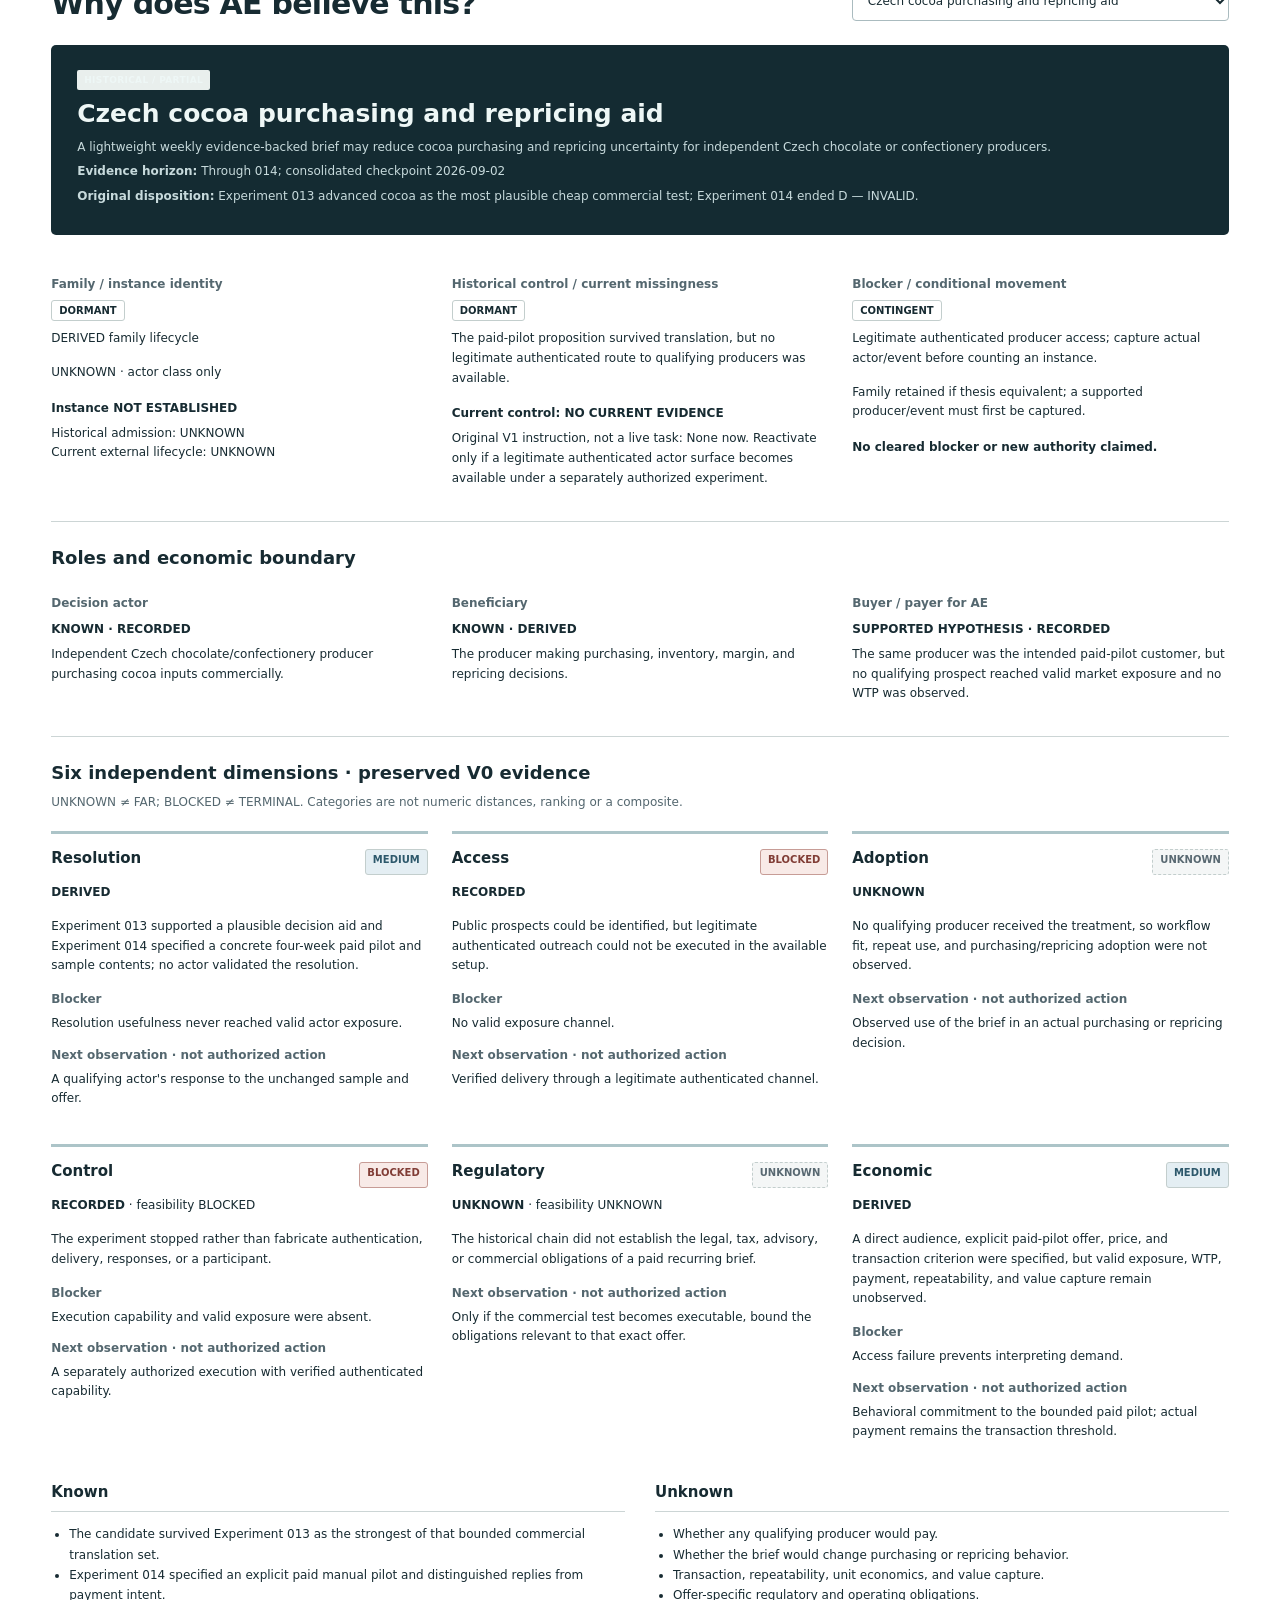
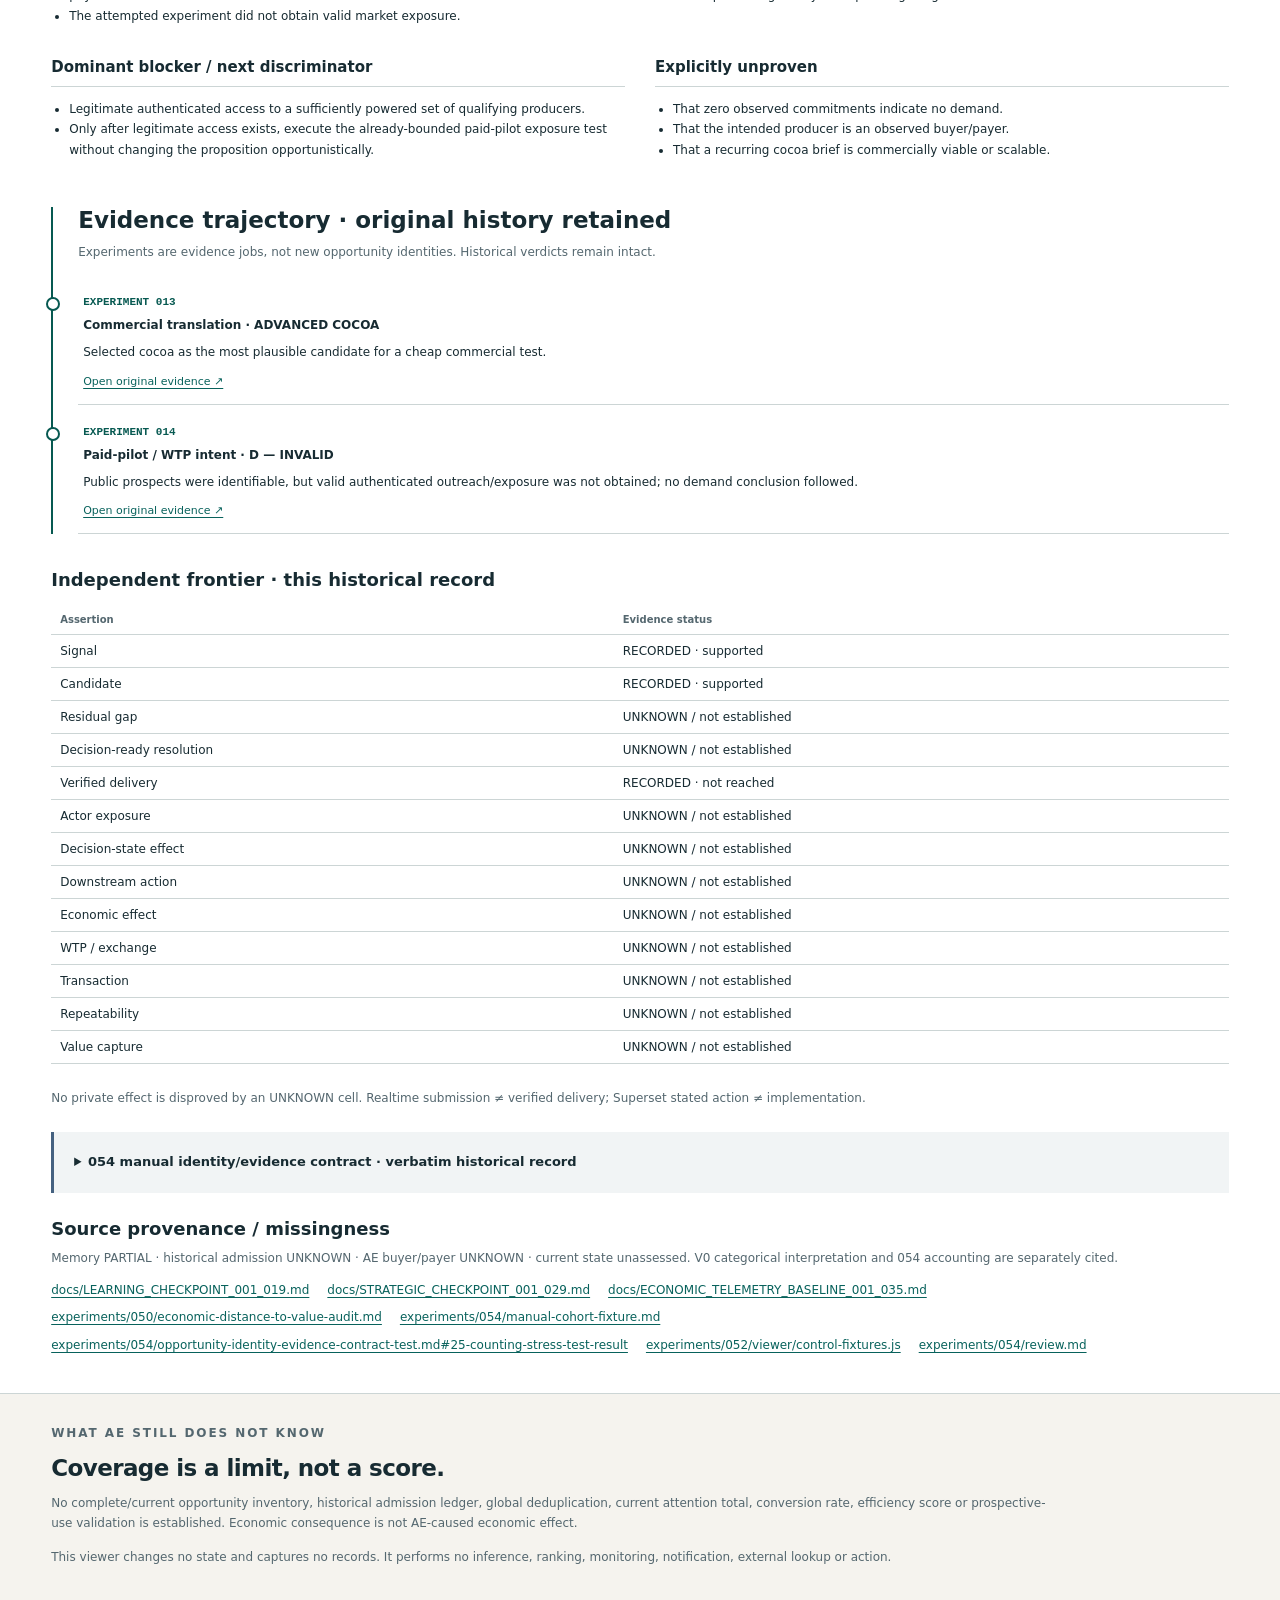
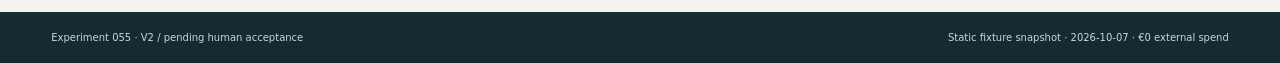
<file: experiments/055/viewer/index.html>
<!doctype html>
<html lang="en">
<head>
  <meta charset="utf-8"><meta name="viewport" content="width=device-width, initial-scale=1">
  <meta name="color-scheme" content="light"><title>AE · Engine Control Plane V2</title>
  <link rel="stylesheet" href="styles.css">
</head>
<body>
<a class="skip" href="#engine">Skip to Engine overview</a>
<header class="topbar"><a class="brand" href="#engine"><span class="brand-mark">AE</span> Asymmetry Engine</a><span class="edition">055 / STATIC RESEARCH INSTRUMENT</span></header>
<nav class="layer-nav" aria-label="Four representation layers"><a href="#engine"><span>01</span> Engine</a><a href="#control"><span>02</span> Control</a><a href="#possibility"><span>03</span> Possibility space</a><a href="#evidence"><span>04</span> Evidence</a></nav>
<main>
<section id="engine" class="engine" aria-labelledby="engine-title">
  <div class="engine-heading"><div><p class="eyebrow">01 / ENGINE</p><h1 id="engine-title">How is AE performing?</h1><p class="lead">A view of what the repository can support.<br> Historical evidence is useful. Current whole-Engine coverage is incomplete.</p></div><div class="boundary-stamp">HISTORICAL / PARTIAL<strong>Not an Engine census</strong><span>Sources through 054 · no external refresh</span><div class="masthead-attention"><small>Current opportunity attention</small><button data-audit="attention">UNKNOWN ↗</button></div></div></div>
  <div class="population-band"><div class="governed"><p class="eyebrow">PROSPECTIVE GOVERNED POPULATION</p><button class="big-number" data-audit="governed" aria-label="Audit zero prospective governed records">0 <span>captured records ↗</span></button><p>The manual contract is ready. No governed prospective records have been captured.</p><strong>Zero records ≠ zero opportunities.</strong></div><div class="coverage"><p class="eyebrow">054 / HISTORICAL VALIDATION COHORT</p><div class="coverage-numbers"><button data-audit="families"><b>6</b><span>family hypotheses ↗</span></button><button data-audit="instances"><b>3</b><span>supported instances ↗</span></button><button data-audit="unresolved"><b>3</b><span>family-only / unresolved ↗</span></button></div><p>Bounded cohort only. Families, instances, signals and experiments are different units.</p><small id="cohort-horizon"></small></div></div>
  <div class="diagnostic-line"><span>KNOWN PATTERN IN THIS COHORT</span><p>Evidence is concentrated upstream. Access and observability constrain four records; economic effect, exchange and capture remain <strong>unestablished</strong>.</p></div>
  <div class="engine-columns"><section class="frontier-panel" aria-labelledby="frontier-title"><p class="eyebrow">INDEPENDENT EVIDENCE FRONTIERS</p><h2 id="frontier-title">Where evidence has accumulated</h2><p class="chart-note">Six historical chain records. Rows overlap; one record can contribute to many assertions. <strong>No conversion rates or obligatory stage order.</strong> Right-hand numbers = supported evidence / 6 records.</p><div class="legend"><span class="legend-s">Supported</span><span class="legend-r">Premise refuted</span><span class="legend-n">Not reached</span><span class="legend-u">Unknown</span></div><div id="frontier"></div></section><div class="distribution-column"><section aria-labelledby="life-title"><p class="eyebrow">HISTORICAL / DERIVED</p><h2 id="life-title">Lifecycle by identity unit</h2><p>Each record's own horizon; not current external state.</p><div id="lifecycle"></div></section><section aria-labelledby="block-title"><p class="eyebrow">HISTORICAL / DERIVED</p><h2 id="block-title">What stops progress?</h2><div id="blockers"></div><button class="text-button" data-audit="reactivation">Audit dormant conditions ↗</button><p class="chart-note">Four dormant families have reopening conditions. None is claimed cleared or authorized.</p></section><section class="attention-summary"><p class="eyebrow">CURRENT OPPORTUNITY ATTENTION</p><strong>UNKNOWN</strong><p>Historical closed controls and synthetic scenarios cannot establish today's actual attention load.</p><a href="#control">Inspect Control ↓</a></section></div></div>
  <details class="telemetry"><summary>Separate evidence population: historical run telemetry</summary><p>Heterogeneous run-local candidate counts. These are neither unique opportunities nor a conversion funnel. They are excluded from the six-record distributions.</p><div id="runs"></div></details>
</section>
<section id="aggregate-audit" class="audit-panel" aria-labelledby="audit-title" hidden tabindex="-1"><div class="section-head"><div><p class="eyebrow">AGGREGATE AUDIT</p><h2 id="audit-title"></h2></div><button id="close-audit" class="text-button">Close audit</button></div><div id="audit-content" aria-live="polite"></div></section>
<section id="control" class="control-section" aria-labelledby="control-title"><div class="section-head"><div><p class="eyebrow">02 / CONTROL</p><h2 id="control-title">What needs the human?</h2></div><span class="section-tag">Judgment / permission / waiting</span></div><div class="control-boundary"><strong>Actual current opportunity attention: UNKNOWN</strong><p>The historical controls below preserve completed contracts and their boundaries. They are not a live task queue.</p><p><b>Repository operation, separately:</b> Experiment 055 · implementation frozen for human acceptance. This static project-operation snapshot is not an opportunity-attention count.</p></div><div id="historical-controls"></div><details class="synthetic-section"><summary>Synthetic control demonstrations · excluded from all Engine counts</summary><p class="synthetic-notice">INTERFACE EXERCISES ONLY. No actual pending decisions, authorization requests, background processes or observation windows are asserted.</p><div id="synthetic-controls"></div></details></section>
<section id="possibility" class="possibility-section" aria-labelledby="possibility-title"><div class="section-head"><div><p class="eyebrow">03 / POSSIBILITY SPACE</p><h2 id="possibility-title">What separates these possibilities from value?</h2></div><span class="section-tag">Six historical families / partial</span></div><p class="section-intro">Chronological by first experiment. No value rank or composite score. <strong>UNKNOWN ≠ FAR · BLOCKED ≠ TERMINAL.</strong> Select a family to inspect its identity, controls and evidence.</p><div id="opportunity-overview"></div></section>
<section id="evidence" class="evidence-section" aria-labelledby="evidence-title"><div class="section-head"><div><p class="eyebrow">04 / EVIDENCE</p><h2 id="evidence-title">Why does AE believe this?</h2></div><label class="selector">Inspect family<select id="detail-select"></select></label></div><div id="detail-content" aria-live="polite"></div></section>
<section class="limits"><p class="eyebrow">WHAT AE STILL DOES NOT KNOW</p><h2>Coverage is a limit, not a score.</h2><p>No complete/current opportunity inventory, historical admission ledger, global deduplication, current attention total, conversion rate, efficiency score or prospective-use validation is established. Economic consequence is not AE-caused economic effect.</p><p>This viewer changes no state and captures no records. It performs no inference, ranking, monitoring, notification, external lookup or action.</p></section>
</main>
<footer><span>Experiment 055 · V2 / pending human acceptance</span><span>Static fixture snapshot · 2026-10-07 · €0 external spend</span></footer>
<script src="opportunities.js"></script><script src="control-fixtures.js"></script><script src="contract-evidence.js"></script><script src="engine-fixtures.js"></script><script src="app.js"></script>
</body>
</html>
</file>
<file: experiments/051/viewer/styles.css>
:root {
  --ink: #172321;
  --muted: #5f6b67;
  --paper: #f4f1e9;
  --surface: #fffdf7;
  --surface-2: #ece8dc;
  --line: #d2cec2;
  --green: #0a654d;
  --green-soft: #dcece5;
  --blue: #315c80;
  --blue-soft: #e2edf5;
  --amber: #98620c;
  --amber-soft: #f7e8c5;
  --red: #9d3c32;
  --red-soft: #f5ded9;
  --violet: #6b4d7e;
  --violet-soft: #eee5f1;
  --gray-soft: #e8e8e3;
  --shadow: 0 16px 38px rgba(34, 45, 41, 0.08);
  font-family: Inter, ui-sans-serif, system-ui, -apple-system, BlinkMacSystemFont, "Segoe UI", sans-serif;
  color: var(--ink);
  background: var(--paper);
  font-synthesis: none;
}

* { box-sizing: border-box; }

html { scroll-behavior: smooth; }

body {
  margin: 0;
  min-width: 320px;
  background:
    radial-gradient(circle at 88% 4%, rgba(45, 111, 88, 0.11), transparent 27rem),
    var(--paper);
}

a { color: var(--blue); }

button, input, select { font: inherit; }

.skip-link {
  position: fixed;
  left: 1rem;
  top: -4rem;
  z-index: 20;
  padding: .7rem 1rem;
  color: white;
  background: var(--ink);
  border-radius: .35rem;
}

.skip-link:focus { top: 1rem; }

.masthead {
  padding: 3.5rem max(1.25rem, calc((100vw - 1480px) / 2)) 2.4rem;
  color: white;
  background: #183b33;
  border-bottom: 7px solid #bf9654;
}

.masthead__grid {
  display: grid;
  grid-template-columns: minmax(0, 1fr) minmax(240px, 340px);
  gap: 2rem;
  align-items: end;
}

.masthead__eyebrow, .section-kicker {
  margin: 0 0 .55rem;
  font-size: .72rem;
  font-weight: 800;
  letter-spacing: .16em;
}

.masthead__eyebrow { color: #e7c88f; }

h1, h2, h3, h4, p { margin-top: 0; }

h1 {
  margin-bottom: .75rem;
  font-family: Georgia, "Times New Roman", serif;
  font-size: clamp(2.7rem, 6vw, 5.4rem);
  font-weight: 500;
  line-height: .95;
  letter-spacing: -.04em;
}

h2 {
  margin-bottom: .65rem;
  font-family: Georgia, "Times New Roman", serif;
  font-size: clamp(1.65rem, 3vw, 2.6rem);
  font-weight: 500;
  letter-spacing: -.025em;
}

h3 { font-size: 1.1rem; }

.masthead__lede {
  max-width: 760px;
  margin: 0;
  color: #dce8e3;
  font-size: 1.05rem;
}

.horizon-card {
  padding: 1rem 1.1rem;
  border: 1px solid rgba(255, 255, 255, .22);
  border-radius: .7rem;
  background: rgba(255, 255, 255, .08);
}

.horizon-card span, .horizon-card small { display: block; color: #cfe0da; }
.horizon-card strong { display: block; margin: .25rem 0; font-size: 1.05rem; }

main {
  width: min(1480px, calc(100% - 2.5rem));
  margin: 0 auto;
  padding: 2.2rem 0 4rem;
}

.legend-panel, .section-block, .boundary-panel {
  margin-bottom: 1.5rem;
  border: 1px solid var(--line);
  border-radius: .9rem;
  background: var(--surface);
  box-shadow: var(--shadow);
}

.legend-panel {
  display: grid;
  grid-template-columns: minmax(230px, .8fr) 1.4fr;
  gap: 1.25rem 2rem;
  padding: 1.4rem 1.5rem;
  align-items: center;
}

.legend-panel h2 { margin-bottom: 0; font-size: 1.55rem; }
.legend { display: flex; flex-wrap: wrap; gap: .45rem; }
.legend-note { grid-column: 1 / -1; margin: 0; color: var(--muted); }

.section-block { padding: 1.6rem; }

.section-heading {
  display: flex;
  justify-content: space-between;
  gap: 2rem;
  align-items: flex-start;
  margin-bottom: 1.4rem;
}

.section-heading p:not(.section-kicker) { margin: 0; color: var(--muted); }
.section-kicker { color: var(--green); }

.lifecycle-counts { display: flex; flex-wrap: wrap; gap: .45rem; justify-content: flex-end; }

.badge, .state-pill, .evidence-pill {
  display: inline-flex;
  align-items: center;
  width: max-content;
  border-radius: 999px;
  font-weight: 800;
  white-space: nowrap;
}

.badge, .state-pill { padding: .28rem .55rem; font-size: .7rem; letter-spacing: .04em; }
.evidence-pill { padding: .18rem .45rem; font-size: .62rem; letter-spacing: .06em; background: var(--gray-soft); color: #4d5653; }

.state-near, .lifecycle-active { color: var(--green); background: var(--green-soft); }
.state-medium, .lifecycle-review { color: var(--blue); background: var(--blue-soft); }
.state-far, .lifecycle-terminal { color: var(--red); background: var(--red-soft); }
.state-blocked { color: var(--amber); background: var(--amber-soft); }
.state-unknown { color: #5f6663; background: repeating-linear-gradient(135deg, #ededeb, #ededeb 5px, #dfdfdb 5px, #dfdfdb 10px); }
.lifecycle-dormant { color: var(--violet); background: var(--violet-soft); }

.controls {
  display: grid;
  grid-template-columns: minmax(180px, 230px) minmax(230px, 1fr) auto;
  gap: .75rem;
  margin-bottom: 1rem;
  padding: .9rem;
  border: 1px solid var(--line);
  border-radius: .65rem;
  background: var(--surface-2);
}

.controls label, .detail-picker { display: grid; gap: .35rem; color: var(--muted); font-size: .75rem; font-weight: 800; }

select, input {
  min-height: 2.55rem;
  padding: .55rem .7rem;
  border: 1px solid #aaa99f;
  border-radius: .42rem;
  color: var(--ink);
  background: white;
}

select:focus, input:focus, button:focus-visible { outline: 3px solid rgba(49, 92, 128, .3); outline-offset: 2px; }

.quiet-button {
  align-self: end;
  min-height: 2.55rem;
  padding: .55rem .9rem;
  border: 1px solid #aaa99f;
  border-radius: .42rem;
  color: var(--ink);
  background: white;
  cursor: pointer;
}

.table-wrap { overflow-x: auto; border: 1px solid var(--line); border-radius: .65rem; }

.opportunity-table {
  width: 100%;
  min-width: 1260px;
  border-collapse: collapse;
  background: white;
}

.opportunity-table th {
  padding: .65rem .55rem;
  color: #59635f;
  background: #eeece5;
  border-bottom: 1px solid var(--line);
  font-size: .67rem;
  letter-spacing: .06em;
  text-align: left;
  text-transform: uppercase;
}

.opportunity-table td {
  padding: .8rem .55rem;
  border-bottom: 1px solid #e4e1d8;
  vertical-align: top;
  font-size: .79rem;
}

.opportunity-table tr:last-child td { border-bottom: 0; }
.opportunity-table tbody tr:hover { background: #faf8f2; }
.opportunity-table td:nth-child(n+3):nth-child(-n+8) { text-align: center; }

.opportunity-link {
  display: block;
  padding: 0;
  border: 0;
  color: var(--ink);
  background: none;
  font-weight: 800;
  text-align: left;
  cursor: pointer;
}

.opportunity-link small { display: block; margin-top: .25rem; color: var(--muted); font-weight: 600; }
.cell-copy { min-width: 220px; color: var(--muted); line-height: 1.35; }
.cell-copy strong { display: block; margin-bottom: .3rem; color: var(--ink); }
.horizon-copy { min-width: 180px; color: var(--muted); line-height: 1.35; }
.empty-state { padding: 2rem; text-align: center; color: var(--muted); }

.section-heading--detail { align-items: end; }
.detail-picker { min-width: min(360px, 100%); }

.detail-header {
  display: grid;
  grid-template-columns: minmax(0, 1.5fr) minmax(230px, .7fr);
  gap: 1rem;
  margin-bottom: 1rem;
}

.detail-title-card, .lifecycle-card, .fact-card, .knowledge-card, .dimension-card, .timeline-card, .provenance-card {
  padding: 1rem;
  border: 1px solid var(--line);
  border-radius: .65rem;
  background: white;
}

.detail-title-card h3 { margin: .25rem 0 .55rem; font-family: Georgia, "Times New Roman", serif; font-size: 1.7rem; }
.detail-title-card p { margin-bottom: 0; color: var(--muted); }
.lifecycle-card { border-left: 5px solid var(--violet); }
.lifecycle-card[data-lifecycle="TERMINAL"] { border-left-color: var(--red); }
.lifecycle-card[data-lifecycle="REVIEW"] { border-left-color: var(--blue); }
.lifecycle-card[data-lifecycle="ACTIVE"] { border-left-color: var(--green); }
.lifecycle-card p { margin: .7rem 0 0; color: var(--muted); font-size: .88rem; }
.historical-disposition { padding-top: .65rem; border-top: 1px solid var(--line); }

.role-grid { display: grid; grid-template-columns: repeat(3, 1fr); gap: .8rem; margin-bottom: 1rem; }
.fact-card h4, .knowledge-card h4, .dimension-card h4, .timeline-card h4, .provenance-card h4 { margin-bottom: .55rem; font-size: .74rem; letter-spacing: .08em; text-transform: uppercase; }
.fact-card p, .dimension-card p { margin-bottom: .6rem; color: var(--muted); font-size: .87rem; line-height: 1.45; }

.dimension-heading { display: flex; justify-content: space-between; gap: .6rem; align-items: center; margin-bottom: .65rem; }
.dimension-heading h4 { margin: 0; }
.dimension-grid { display: grid; grid-template-columns: repeat(3, 1fr); gap: .8rem; margin-bottom: 1rem; }
.dimension-card dl { margin: 0; }
.dimension-card dt { margin-top: .55rem; color: #6a736f; font-size: .67rem; font-weight: 800; letter-spacing: .06em; text-transform: uppercase; }
.dimension-card dd { margin: .18rem 0 0; font-size: .82rem; line-height: 1.42; }

.knowledge-grid { display: grid; grid-template-columns: repeat(2, 1fr); gap: .8rem; margin-bottom: 1rem; }
.knowledge-card--known { border-top: 4px solid var(--green); }
.knowledge-card--unknown { border-top: 4px solid #7b817f; }
.knowledge-card--blocked { border-top: 4px solid var(--amber); }
.knowledge-card--next { border-top: 4px solid var(--blue); }
.knowledge-card ul { margin: 0; padding-left: 1.1rem; }
.knowledge-card li { margin-bottom: .35rem; color: var(--muted); font-size: .86rem; line-height: 1.4; }

.timeline-card { margin-bottom: 1rem; }
.timeline { display: grid; gap: .55rem; }
.timeline-item { display: grid; grid-template-columns: 56px minmax(120px, .6fr) 1.5fr auto; gap: .75rem; align-items: start; padding: .65rem 0; border-top: 1px solid #e6e2da; }
.timeline-item:first-child { border-top: 0; }
.timeline-id { font-weight: 900; color: var(--green); }
.timeline-item strong { font-size: .84rem; }
.timeline-item p { margin: 0; color: var(--muted); font-size: .82rem; line-height: 1.4; }
.timeline-item a, .source-list a { font-size: .78rem; }

.provenance-card p { color: var(--muted); font-size: .84rem; }
.source-list { display: flex; flex-wrap: wrap; gap: .45rem; }
.source-list a { padding: .35rem .55rem; border: 1px solid var(--line); border-radius: .35rem; background: #f7f5ef; text-decoration: none; }

.boundary-panel { padding: 1.3rem 1.5rem; border-left: 6px solid var(--amber); }
.boundary-panel h2 { font-size: 1.5rem; }
.boundary-panel p:last-child { margin-bottom: 0; color: var(--muted); }

footer {
  display: flex;
  justify-content: space-between;
  gap: 1rem;
  padding: 1.2rem max(1.25rem, calc((100vw - 1480px) / 2));
  color: #dce8e3;
  background: #183b33;
  font-size: .8rem;
}

.sr-only {
  position: absolute;
  width: 1px;
  height: 1px;
  padding: 0;
  margin: -1px;
  overflow: hidden;
  clip: rect(0, 0, 0, 0);
  white-space: nowrap;
  border: 0;
}

@media (max-width: 980px) {
  .masthead__grid, .legend-panel, .detail-header { grid-template-columns: 1fr; }
  .legend-note { grid-column: auto; }
  .role-grid, .dimension-grid { grid-template-columns: repeat(2, 1fr); }
  .section-heading { flex-direction: column; }
  .lifecycle-counts { justify-content: flex-start; }
}

@media (max-width: 720px) {
  .masthead { padding-top: 2.4rem; }
  main { width: min(100% - 1rem, 1480px); padding-top: 1rem; }
  .section-block, .legend-panel { padding: 1rem; }
  .controls { grid-template-columns: 1fr; }
  .quiet-button { align-self: stretch; }
  .role-grid, .dimension-grid, .knowledge-grid { grid-template-columns: 1fr; }
  .table-wrap { overflow: visible; border: 0; }
  .opportunity-table, .opportunity-table tbody { display: block; min-width: 0; }
  .opportunity-table thead { display: none; }
  .opportunity-table tr { display: block; margin-bottom: .85rem; padding: .55rem; border: 1px solid var(--line); border-radius: .65rem; background: white; }
  .opportunity-table td { display: grid; grid-template-columns: 8.5rem 1fr; gap: .65rem; padding: .55rem .35rem; border-bottom: 1px solid #e7e3da; text-align: left !important; }
  .opportunity-table td:last-child { border-bottom: 0; }
  .opportunity-table td::before { content: attr(data-label); color: #64706b; font-size: .68rem; font-weight: 900; letter-spacing: .05em; text-transform: uppercase; }
  .cell-copy, .horizon-copy { min-width: 0; }
  .timeline-item { grid-template-columns: 46px 1fr; }
  .timeline-item p, .timeline-item a { grid-column: 2; }
  footer { flex-direction: column; }
}

@media (prefers-reduced-motion: reduce) {
  html { scroll-behavior: auto; }
}
</file>
<file: experiments/052/viewer/styles.css>
:root {
  --ink: #142027;
  --muted: #5d6a70;
  --paper: #f4f2eb;
  --panel: #fffefa;
  --line: #d8d5cc;
  --attention: #a8392e;
  --attention-soft: #fbe8e4;
  --safe: #226b51;
  --safe-soft: #e3f2e9;
  --waiting: #8a5a11;
  --waiting-soft: #fff0cf;
  --blocked: #5d526f;
  --blocked-soft: #eee9f4;
  --dormant: #52636b;
  --dormant-soft: #e9eef0;
  --synthetic: #17697a;
  --focus: #0f5f99;
  font-family: Inter, ui-sans-serif, system-ui, -apple-system, BlinkMacSystemFont, "Segoe UI", sans-serif;
  color: var(--ink);
  background: var(--paper);
}

* { box-sizing: border-box; }
html { scroll-behavior: smooth; }
body { margin: 0; background: var(--paper); }
button, select { font: inherit; }
a { color: #165d76; }
.skip-link { position: absolute; left: -999px; top: 0; }
.skip-link:focus { left: 1rem; top: 1rem; z-index: 10; padding: .75rem; background: white; }

.masthead { padding: 2.4rem max(1.25rem, calc((100vw - 1240px) / 2)); background: #15282e; color: white; }
.eyebrow, .section-kicker { margin: 0 0 .55rem; font-size: .76rem; font-weight: 800; letter-spacing: .12em; text-transform: uppercase; }
.eyebrow { color: #9fcac3; }
.masthead-grid { display: grid; grid-template-columns: 1.5fr .8fr; gap: 2rem; align-items: end; }
h1 { margin: 0 0 .5rem; font-size: clamp(2.4rem, 7vw, 5rem); letter-spacing: -.055em; line-height: .98; }
.masthead p { max-width: 62rem; margin: 0; color: #dce7e5; font-size: 1.05rem; }
.boundary-card { padding: 1rem 1.1rem; border: 1px solid #5f777b; background: #20363d; }
.boundary-card span, .boundary-card small { display: block; color: #b9cdca; }
.boundary-card strong { display: block; margin: .25rem 0; }
.reading-path { display: flex; flex-wrap: wrap; gap: .65rem; align-items: center; margin-top: 2rem; padding-top: 1rem; border-top: 1px solid #40555a; }
.reading-path span { color: #dce7e5; font-size: .88rem; }
.reading-path b { color: white; }
.reading-path i { color: #82a8a2; }

main { width: min(1240px, calc(100% - 2rem)); margin: 0 auto; padding: 1.5rem 0 3rem; }
.guardrail, .control-summary, .detail-shell, .architecture-boundary { background: var(--panel); border: 1px solid var(--line); box-shadow: 0 8px 24px rgba(20,32,39,.05); }
.guardrail { display: grid; grid-template-columns: .75fr 1.4fr; gap: 2rem; padding: 1.25rem 1.4rem; }
.guardrail h2, .section-heading h2, .architecture-boundary h2 { margin: 0; letter-spacing: -.025em; }
.guardrail p { margin: 0; }
.section-kicker { color: #60757b; }

.control-summary, .detail-shell { margin-top: 1rem; padding: 1.4rem; }
.section-heading { display: flex; align-items: end; justify-content: space-between; gap: 1rem; margin-bottom: 1.25rem; }
.summary-note { max-width: 35rem; margin: 0; text-align: right; color: var(--muted); font-size: .9rem; }
.control-group { margin-top: 1.35rem; }
.control-group:first-child { margin-top: 0; }
.group-heading { display: flex; gap: .75rem; align-items: center; padding-bottom: .5rem; border-bottom: 3px solid currentColor; }
.group-heading h3 { margin: 0; font-size: 1.05rem; letter-spacing: .03em; }
.group-heading p { margin: 0; color: var(--muted); font-size: .86rem; }
.count { display: inline-grid; place-items: center; min-width: 1.9rem; height: 1.9rem; padding: 0 .5rem; border-radius: 99px; background: currentColor; color: white; font-weight: 800; }
.group-attention { color: var(--attention); }
.group-safe { color: var(--safe); }
.group-waiting { color: var(--waiting); }
.group-blocked { color: var(--blocked); }
.group-dormant { color: var(--dormant); }
.card-grid { display: grid; grid-template-columns: repeat(auto-fit, minmax(280px, 1fr)); gap: .8rem; margin-top: .8rem; }
.control-card { position: relative; overflow: hidden; display: flex; flex-direction: column; gap: .65rem; min-height: 250px; padding: 1rem; border: 1px solid var(--line); background: white; color: var(--ink); }
.control-card.synthetic { border-color: #70a7b0; background: repeating-linear-gradient(-45deg, #f5fbfc, #f5fbfc 11px, #eaf5f7 11px, #eaf5f7 22px); }
.badge-row { display: flex; flex-wrap: wrap; gap: .4rem; }
.badge { display: inline-flex; align-items: center; width: fit-content; padding: .28rem .5rem; border-radius: 3px; background: #e9edef; font-size: .7rem; font-weight: 800; letter-spacing: .055em; text-transform: uppercase; }
.badge.synthetic { background: #d8eef2; color: #155866; }
.badge.historical { background: #e9ece7; color: #405047; }
.badge.operational { background: #17292f; color: white; }
.control-card h4 { margin: 0; font-size: 1.15rem; line-height: 1.2; }
.experiment-range { color: var(--muted); font-size: .8rem; }
.control-card dl { display: grid; grid-template-columns: 7rem 1fr; gap: .35rem .6rem; margin: 0; font-size: .86rem; }
.control-card dt { font-weight: 800; color: var(--muted); }
.control-card dd { margin: 0; }
.drill-button { margin-top: auto; padding: .65rem .75rem; border: 1px solid #6f7e83; background: white; color: var(--ink); cursor: pointer; font-weight: 750; text-align: left; }
.drill-button:hover, .drill-button:focus-visible { outline: 3px solid #acd4df; outline-offset: 2px; }

.detail-heading label { display: grid; gap: .35rem; min-width: min(28rem, 100%); font-weight: 750; }
select { width: 100%; padding: .7rem; border: 1px solid #879399; background: white; color: var(--ink); }
.synthetic-warning { margin-bottom: 1rem; padding: .85rem 1rem; border: 2px solid var(--synthetic); background: repeating-linear-gradient(-45deg, #f5fbfc, #f5fbfc 11px, #eaf5f7 11px, #eaf5f7 22px); font-weight: 700; }
.detail-state-grid, .role-grid, .dimension-grid, .knowledge-grid { display: grid; gap: .75rem; }
.detail-state-grid { grid-template-columns: repeat(3, 1fr); }
.role-grid { grid-template-columns: repeat(3, 1fr); margin-top: .75rem; }
.dimension-grid { grid-template-columns: repeat(3, 1fr); margin-top: .75rem; }
.knowledge-grid { grid-template-columns: repeat(2, 1fr); margin-top: .75rem; }
.fact-card, .dimension-card, .knowledge-card, .timeline-card, .provenance-card { padding: 1rem; border: 1px solid var(--line); background: white; }
.fact-card h3, .fact-card h4, .dimension-card h4, .knowledge-card h4, .timeline-card h4, .provenance-card h4 { margin: 0 0 .55rem; }
.fact-card p, .dimension-card p, .knowledge-card p, .timeline-card p, .provenance-card p { margin: .35rem 0; }
.fact-card--accent { border-top: 4px solid var(--focus); }
.state-strip { display: flex; flex-wrap: wrap; gap: .45rem; }
.state-pill { display: inline-block; padding: .28rem .5rem; border-radius: 3px; background: #e8ecee; font-size: .73rem; font-weight: 800; letter-spacing: .035em; }
.state-unknown { background: #ececec; color: #4d575b; }
.state-far { background: #fde7dd; color: #803f2e; }
.state-blocked { background: var(--blocked-soft); color: var(--blocked); }
.state-near { background: #dceddf; color: #245b36; }
.state-medium { background: #fff0cf; color: #755017; }
.dimension-heading { display: flex; align-items: center; justify-content: space-between; gap: .5rem; }
.dimension-card dl { margin: .65rem 0 0; font-size: .85rem; }
.dimension-card dt { margin-top: .45rem; color: var(--muted); font-weight: 800; }
.dimension-card dd { margin: .15rem 0 0; }
.knowledge-card ul { margin: .5rem 0 0; padding-left: 1.15rem; }
.knowledge-card li + li { margin-top: .35rem; }
.timeline { border-left: 3px solid #aebdc0; margin-left: .55rem; padding-left: 1.25rem; }
.timeline-item { position: relative; padding: 0 0 1.1rem; }
.timeline-item::before { content: ""; position: absolute; left: -1.65rem; top: .3rem; width: .7rem; height: .7rem; border-radius: 50%; background: #2b777a; border: 3px solid white; box-shadow: 0 0 0 1px #2b777a; }
.timeline-id { font-weight: 850; }
.provenance-card { margin-top: .75rem; }
.source-list { display: flex; flex-wrap: wrap; gap: .65rem; }

.architecture-boundary { margin-top: 1rem; padding: 1.4rem; }
footer { display: flex; justify-content: space-between; gap: 1rem; width: min(1240px, calc(100% - 2rem)); margin: 0 auto; padding: 0 0 2rem; color: var(--muted); font-size: .82rem; }

@media (max-width: 850px) {
  .masthead-grid, .guardrail, .detail-state-grid, .role-grid, .dimension-grid, .knowledge-grid { grid-template-columns: 1fr; }
  .section-heading { align-items: stretch; flex-direction: column; }
  .summary-note { text-align: left; }
  .detail-heading label { min-width: 0; }
  .reading-path i { display: none; }
  .reading-path { flex-direction: column; align-items: flex-start; }
}

@media (max-width: 560px) {
  .masthead { padding: 1.6rem 1rem; }
  main { width: min(100% - 1rem, 1240px); }
  .guardrail, .control-summary, .detail-shell, .architecture-boundary { padding: 1rem; }
  .control-card dl { grid-template-columns: 1fr; }
  .control-card dd { margin-bottom: .35rem; }
  footer { width: calc(100% - 1rem); flex-direction: column; }
}
</file>
<file: experiments/055/viewer-v2-1/styles.css>
:root{--ink:#172b32;--muted:#54676f;--paper:#f5f3ee;--line:#ccd5d5;--teal:#075951;--amber:#935418;--dark:#142b32;--supported:#168070;--unknown:#e2e7e7;--refuted:#ab5147;--notreached:#c59746;font-family:Inter,ui-sans-serif,system-ui,-apple-system,BlinkMacSystemFont,"Segoe UI",sans-serif;color:var(--ink);background:var(--paper);font-synthesis:none}*{box-sizing:border-box}body{margin:0}button,a,select,summary{touch-action:manipulation}a{color:#08625c;text-underline-offset:3px}button,select{font:inherit}button{cursor:pointer}button:focus-visible,a:focus-visible,summary:focus-visible,select:focus-visible,[tabindex]:focus-visible{outline:3px solid #bc6a15;outline-offset:4px}button{color:inherit}button:hover{filter:brightness(.94)}.skip{position:absolute;left:16px;top:-80px;z-index:10;background:white;padding:12px}.skip:focus{top:12px}.topbar{padding:20px 4vw;display:flex;justify-content:space-between;align-items:center;background:#fff;border-bottom:1px solid var(--line)}.brand{font-weight:700;text-decoration:none;color:var(--ink);display:flex;gap:12px;align-items:center}.brand-mark{font-size:14px;display:grid;place-items:center;background:var(--dark);color:white;width:34px;height:34px;border-radius:50%}.edition{letter-spacing:.13em;font-size:10px;color:var(--muted)}.layer-nav{position:sticky;top:0;z-index:5;display:flex;gap:2px;padding:0 4vw;border-bottom:1px solid var(--line);background:#fff;box-shadow:0 3px 10px #132b3209}.layer-nav a{padding:15px 18px;text-decoration:none;font-size:13px;font-weight:650;color:var(--ink);white-space:nowrap}.layer-nav a:first-child{border-bottom:3px solid var(--teal)}.layer-nav span{font-size:10px;color:var(--muted);margin-right:8px}main{max-width:1600px;margin:auto}section[id]{scroll-margin-top:70px}.engine{padding:36px 4vw 30px}.engine-heading{display:flex;gap:30px;justify-content:space-between;align-items:center;margin-bottom:30px}.eyebrow{font-size:10px;letter-spacing:.16em;font-weight:750;margin:0 0 10px;color:var(--teal)}h1{font-size:clamp(30px,3.2vw,48px);letter-spacing:-.035em;margin:0 0 12px;line-height:1.12}h2{font-size:23px;letter-spacing:-.025em;margin:0 0 12px;line-height:1.25}h3{font-size:18px;margin:0 0 10px}h4{font-size:15px;margin:0 0 8px}p{font-size:14px;line-height:1.65;margin:8px 0 14px}.lead{font-size:16px;color:var(--muted);margin:0}.boundary-stamp{width:240px;flex-shrink:0;border-left:3px solid var(--amber);padding:8px 0 8px 15px;letter-spacing:.12em;font-size:10px;color:var(--amber)}.boundary-stamp strong{display:block;font-size:17px;letter-spacing:-.02em;color:var(--ink);margin:9px 0}.boundary-stamp span{letter-spacing:0;font-size:12px;color:var(--muted)}.population-band{display:grid;grid-template-columns:1fr 1.55fr;background:var(--dark);color:#eef7f6;border-radius:8px;overflow:hidden}.governed{padding:24px 28px;border-right:1px solid #ffffff28}.population-band .eyebrow{color:#a6dcd0}.big-number{border:0;background:transparent;color:white;padding:0;display:flex;align-items:baseline;gap:14px;font-size:68px;font-weight:650;line-height:1.1;letter-spacing:-.07em}.big-number span{font-size:15px;letter-spacing:0;font-weight:500}.governed p{max-width:390px;margin:10px 0;color:#bcd1d4;font-size:13px}.governed strong{font-size:12px;color:#c8e6dd}.coverage{padding:24px 28px}.coverage-numbers{display:flex;gap:20px;margin:18px 0}.coverage-numbers button{flex:1;min-width:0;border:0;background:transparent;text-align:left;padding:0;color:white}.coverage-numbers b{display:block;font-size:46px;line-height:1;font-weight:550;letter-spacing:-.05em}.coverage-numbers span{display:block;margin-top:9px;font-size:12px;color:#cbdcde}.coverage p{font-size:12px;margin:15px 0 9px;color:#bcd1d4}.coverage small{display:block;font-size:11px;line-height:1.5;color:#c3d6d8}.diagnostic-line{display:flex;gap:24px;align-items:center;padding:20px 0;border-bottom:1px solid var(--line);margin-bottom:26px}.diagnostic-line span{width:170px;flex-shrink:0;font-size:10px;letter-spacing:.12em;line-height:1.5;color:var(--teal);font-weight:750}.diagnostic-line p{margin:0;max-width:850px}.engine-columns{display:grid;grid-template-columns:1.4fr 1fr;gap:36px}.frontier-panel{padding-right:30px;border-right:1px solid var(--line)}.chart-note{font-size:12px;line-height:1.5;color:var(--muted)}.legend{display:flex;flex-wrap:wrap;gap:16px;font-size:10px;margin:20px 0 14px}.legend span:before{content:"";display:inline-block;width:8px;height:8px;margin-right:5px;border-radius:2px}.legend-s:before,.bar-S{background:var(--supported)}.legend-r:before,.bar-R{background:var(--refuted)}.legend-n:before,.bar-N{background:var(--notreached)}.legend-u:before,.bar-U{background:var(--unknown)}.frontier-row{width:100%;border:0;border-bottom:1px solid #dce2e2;display:grid;grid-template-columns:160px 1fr 45px;align-items:center;gap:12px;background:none;padding:9px 0;text-align:left}.frontier-name{font-size:12px}.frontier-bar{height:11px;display:flex;overflow:hidden;border-radius:2px}.frontier-count{font-size:11px;font-weight:650;text-align:right}.distribution-column{display:grid;gap:22px;align-content:start}.distribution-column>section+section{border-top:1px solid var(--line);padding-top:22px}.distribution-column p{font-size:12px;margin-bottom:12px;color:var(--muted)}.distribution{display:flex;flex-wrap:wrap;gap:7px}.distribution button{border:1px solid var(--line);padding:9px 11px;background:#fff;font-size:11px;border-radius:3px}.distribution b{font-size:17px;margin-right:5px}.distribution-label{font-size:11px;margin:10px 0;color:var(--muted)}.attention-summary button{border:0;background:transparent;padding:0;font-size:23px;color:var(--amber)}.attention-summary a{font-size:12px}.text-button{background:none;border:0;text-decoration:underline;text-underline-offset:4px;padding:7px 0;font-size:12px;color:var(--teal)}.telemetry{border-top:1px solid var(--line);margin-top:24px;padding-top:16px}summary{cursor:pointer;font-size:13px;font-weight:650;line-height:1.6}.telemetry button{background:white;border:1px solid var(--line);padding:13px;text-align:left;margin:5px 10px 5px 0;font-size:12px}.audit-panel{margin:0 4vw 26px;padding:25px;border:2px solid var(--teal);background:white;border-radius:6px}.audit-facts{display:grid;grid-template-columns:1fr 1fr;gap:8px 28px}.audit-facts dt{font-size:10px;letter-spacing:.1em;text-transform:uppercase;color:var(--muted);font-weight:750}.audit-facts dd{margin:5px 0 16px;font-size:13px;line-height:1.5}.member-list{display:flex;gap:8px;flex-wrap:wrap;margin:12px 0 20px}.member-list button{background:#edf5f2;border:1px solid #b6ceca;padding:10px;font-size:12px;border-radius:3px}.member-list small{display:block;margin-top:5px;max-width:270px;font-size:10px;color:var(--muted)}.audit-empty{padding:15px;border-left:3px solid var(--amber);background:#f8f3e9}.sources{display:flex;gap:8px 18px;flex-wrap:wrap;font-size:12px;line-height:1.6;overflow-wrap:anywhere}.section-head{display:flex;justify-content:space-between;gap:24px;align-items:center;margin-bottom:22px}.section-head h2{font-size:30px;margin:0}.section-tag{font-size:11px;color:var(--muted)}.control-section{background:#fff;padding:36px 4vw;border-top:5px solid #be8a45;border-bottom:1px solid var(--line)}.control-section .eyebrow{color:var(--amber)}.control-boundary{padding:17px 21px;border-left:4px solid #b57c31;background:#f8f4eb;margin-bottom:25px}.control-boundary strong{font-size:16px}.control-boundary p{margin-bottom:3px;font-size:12px}.control-group{display:grid;grid-template-columns:200px 1fr;gap:25px;padding:20px 0;border-top:1px solid #dfe4e4}.control-group h3{font-size:15px}.group-caption{font-size:11px;color:var(--muted);line-height:1.5}.control-cards{display:grid;grid-template-columns:repeat(2,minmax(0,1fr));gap:20px}.control-card{border-left:2px solid var(--line);padding-left:16px}.control-card h4{font-size:15px}.badge{display:inline-block;font-size:9px;font-weight:700;letter-spacing:.04em;padding:5px 7px;background:#e9efed;border-radius:2px;margin:0 5px 9px 0}.badge.synthetic{background:#f2e2bd;color:#704b0b}.control-card dl{font-size:12px;line-height:1.5}.control-card dt{color:var(--muted);font-size:10px;font-weight:700;margin-top:10px}.control-card dd{margin:3px 0}.synthetic-section{border:2px dashed #b98b43;background:repeating-linear-gradient(135deg,#fbf7ee,#fbf7ee 12px,#f4edde 12px,#f4edde 24px);padding:18px;margin-top:20px}.synthetic-notice{font-size:12px;font-weight:650}.possibility-section{padding:38px 4vw;background:#edf1ef;border-bottom:1px solid var(--line)}.section-intro{color:var(--muted);max-width:960px}.possibility-row{display:grid;grid-template-columns:1.05fr 1.5fr auto;gap:25px;align-items:center;border-top:1px solid #cbd6d1;padding:20px 0}.possibility-row h3{font-size:17px}.possibility-row p{font-size:11px;line-height:1.5;margin:5px 0}.dimension-mini{display:grid;grid-template-columns:repeat(3,1fr);gap:9px 14px}.dimension-mini span{font-size:10px;color:var(--muted)}.dimension-mini b{display:block;margin-top:4px;font-size:10px}.pill{display:inline-block;font-size:10px;font-weight:750;padding:4px 7px;border:1px solid #c3cecd;background:#fff;border-radius:3px;white-space:nowrap}.pill.state-unknown{border-style:dashed;color:#586871;background:#f4f6f6}.pill.state-blocked{color:#813d36;border-color:#c79c96;background:#f8eae7}.pill.state-far{color:#705d40;background:#f2ebde}.pill.state-near{color:#006653;background:#e3f1e9}.pill.state-medium{background:#e4eef3;color:#2d586b}.inspect-button{background:var(--teal);color:white;border:0;padding:11px 15px;font-size:12px;border-radius:4px}.evidence-section{padding:38px 4vw;background:#fff}.evidence-section .eyebrow{color:#42597d}.selector{font-size:11px;color:var(--muted);display:grid;gap:7px;min-width:250px}select{background:#fff;padding:11px;border:1px solid #aabbbf;border-radius:4px;color:var(--ink);max-width:100%;font-size:12px}.detail-banner{padding:23px 26px;background:var(--dark);color:#eef7f6;margin-bottom:24px;border-radius:5px}.detail-banner h3{font-size:25px}.detail-banner p{font-size:12px;color:#c7dadc;margin:5px 0}.detail-banner .pill{color:var(--ink)}.fact-grid{display:grid;grid-template-columns:repeat(3,1fr);gap:24px;padding:18px 0;border-bottom:1px solid var(--line);margin-bottom:25px}.fact-grid h4{font-size:12px;color:var(--muted)}.fact-grid p{font-size:12px}.fact-grid strong{font-size:12px}.dimensions{display:grid;grid-template-columns:repeat(3,1fr);gap:24px;margin:20px 0 30px}.dimension{border-top:3px solid #acc4c8;padding-top:15px}.dimension p{font-size:12px}.dimension-header{display:flex;justify-content:space-between;gap:8px}.dimension dl{font-size:12px;line-height:1.6}.dimension dt{font-weight:700;color:var(--muted)}.dimension dd{margin:5px 0 12px}.knowledge-grid{display:grid;grid-template-columns:1fr 1fr;gap:20px 30px}.knowledge-grid h4{border-bottom:1px solid var(--line);padding-bottom:10px}.knowledge-grid ul{font-size:12px;padding-left:18px;line-height:1.7}.trajectory{margin:35px 0;border-left:2px solid var(--teal);padding-left:25px}.trajectory h3{font-size:23px}.timeline-event{position:relative;padding:15px 0 15px 5px;border-bottom:1px solid var(--line)}.timeline-event:before{content:"";position:absolute;left:-32px;top:22px;width:10px;height:10px;border:2px solid var(--teal);background:white;border-radius:50%}.timeline-event .event-id{font-family:ui-monospace,monospace;font-size:11px;font-weight:750;color:var(--teal)}.timeline-event p{font-size:12px;margin:7px 0}.timeline-event a{font-size:11px}.contract-source{margin:25px 0;padding:20px;background:#f1f4f5;border-left:3px solid #456180}.contract-source p{font-size:12px;line-height:1.7}.contract-source code{font-size:11px}.evidence-frontier-table{border-collapse:collapse;width:100%;margin:15px 0 25px;font-size:12px}.evidence-frontier-table th,.evidence-frontier-table td{text-align:left;padding:9px;border-bottom:1px solid var(--line)}.evidence-frontier-table th{font-size:10px;color:var(--muted)}.synthetic-detail{padding:20px;border:2px dashed #b98b43;background:#fbf5e8}.limits{padding:30px 4vw;border-top:1px solid var(--line)}.limits p{max-width:1000px;color:var(--muted);font-size:12px}footer{background:var(--dark);color:#c8d7da;padding:20px 4vw;display:flex;justify-content:space-between;gap:20px;font-size:10px}button[disabled]{cursor:default} [hidden]{display:none!important}@media(min-width:1400px){.frontier-row{grid-template-columns:190px 1fr 45px}}@media(max-width:900px){.engine-columns{grid-template-columns:1fr}.frontier-panel{border-right:0;padding-right:0}.distribution-column{grid-template-columns:1fr 1fr}.attention-summary{grid-column:1/-1}.population-band{grid-template-columns:1fr 1.25fr}.coverage-numbers{gap:10px}.control-group{grid-template-columns:155px 1fr}.possibility-row{grid-template-columns:1fr 1.2fr}.possibility-row>.inspect-button{grid-column:1/-1;justify-self:start}.fact-grid,.dimensions{grid-template-columns:1fr 1fr}.boundary-stamp{width:190px}}@media(max-width:600px){.topbar{padding:15px 5vw}.edition{font-size:8px;max-width:110px;text-align:right}.layer-nav{overflow-x:auto;padding:0 3vw}.layer-nav a{font-size:11px;padding:13px 9px}.layer-nav span{display:none}.engine,.control-section,.possibility-section,.evidence-section,.limits{padding:25px 5vw}.engine-heading{display:block}.boundary-stamp{width:auto;margin-top:20px}.lead br{display:none}.population-band{grid-template-columns:1fr}.governed{border-right:0;border-bottom:1px solid #ffffff28}.coverage-numbers b{font-size:35px}.coverage-numbers span{font-size:10px}.diagnostic-line{display:block}.diagnostic-line span{display:block;width:auto;margin-bottom:10px}.engine-columns{gap:25px}.frontier-row{grid-template-columns:135px 1fr 30px;gap:8px}.frontier-name{font-size:11px}.distribution-column{grid-template-columns:1fr}.section-head{align-items:flex-start;flex-direction:column;gap:10px}.section-head h2{font-size:25px}.control-group{grid-template-columns:1fr;gap:10px}.control-cards{grid-template-columns:1fr}.possibility-row{grid-template-columns:1fr;gap:14px}.possibility-row>.inspect-button{grid-column:auto}.fact-grid,.dimensions,.knowledge-grid,.audit-facts{grid-template-columns:1fr}.selector{width:100%;min-width:0}.audit-panel{margin:0 5vw 20px;padding:20px}.detail-banner{padding:20px}.detail-banner h3{font-size:21px}.sources{display:block}.sources a{display:block;margin:8px 0}footer{flex-direction:column}.evidence-frontier-table{font-size:11px}.evidence-frontier-table td,.evidence-frontier-table th{padding:7px 4px}}@media(prefers-reduced-motion:reduce){*{scroll-behavior:auto!important}}

.masthead-attention{margin-top:15px;padding-top:12px;border-top:1px solid var(--line);letter-spacing:0}.masthead-attention small{display:block;font-size:10px;color:var(--muted)}.masthead-attention button{border:0;background:transparent;color:var(--amber);font-weight:750;font-size:18px;padding:6px 0 0}.layer-nav a[aria-current="location"]{border-bottom:3px solid var(--teal)}.layer-nav a:first-child:not([aria-current]){border-bottom:0}
/* V2.1: room for plain questions and readable explanations; original hierarchy retained. */
.edition,.eyebrow,.diagnostic-line span{font-size:11px;letter-spacing:.08em}
.layer-nav a{font-size:14px}.lead{max-width:720px}.boundary-stamp{letter-spacing:.05em}
.coverage-numbers span,.coverage p,.coverage small,.governed p,.governed strong{font-size:13px}
.frontier-row{grid-template-columns:220px 1fr 50px;padding:11px 0}.frontier-name{font-size:14px;line-height:1.4}
.frontier-count,.legend,.chart-note,.distribution-column p{font-size:13px}.legend{gap:12px}
.distribution button{font-size:13px;text-align:left;max-width:100%;white-space:normal}.distribution-label{font-size:14px;font-weight:650}
.precision{margin:12px 0;padding:10px 12px;background:#eef3f2;border-left:3px solid #a9bdba;color:var(--ink);font-size:13px;line-height:1.65}
.precision summary{font-size:13px;font-weight:600}.precision p,.precision li,.precision dt,.precision dd{font-size:13px;line-height:1.65}
.precision dt{font-weight:650}.precision dd{margin:3px 0 12px}.precision ul{padding-left:18px}
.detail-banner .precision{background:#233e45;color:#eef7f6}.detail-banner .precision p{color:inherit}
.control-card>p,.control-boundary p,.group-caption,.possibility-row p,.fact-grid p,.fact-grid strong,.dimension p,.knowledge-grid ul,.detail-banner p,.timeline-event p,.limits p{font-size:14px;line-height:1.65}
.badge,.pill{font-size:11px;letter-spacing:0;white-space:normal;line-height:1.4}.badge{max-width:100%}
.dimension-mini span,.dimension-mini b{font-size:12px}.dimension-mini .pill{font-size:11px}.dimension-header{flex-wrap:wrap}.dimension-header h4{max-width:210px;font-size:15px}
.fact-grid h4{font-size:15px}.member-list small{font-size:12px}.audit-result{font-size:20px}.audit-facts dt{font-size:12px}
.selector,.section-tag,.evidence-frontier-table,.sources,.control-card dl{font-size:13px}.evidence-frontier-table th{font-size:12px}.control-card dt{font-size:12px}
@media(min-width:1400px){.frontier-row{grid-template-columns:235px 1fr 50px}}
@media(max-width:900px){.frontier-row{grid-template-columns:240px 1fr 50px}.engine-heading{align-items:flex-start}}
@media(max-width:600px){.frontier-row{grid-template-columns:minmax(0,1.8fr) minmax(0,1fr) 40px;gap:9px}.frontier-name{font-size:13px}.frontier-count{font-size:12px}.coverage-numbers{gap:14px;flex-wrap:wrap}.coverage-numbers button{flex-basis:27%}.coverage-numbers span{font-size:12px}.distribution{gap:9px}.layer-nav a{font-size:12px;padding:13px 8px}.edition{font-size:10px;max-width:130px}.dimension-mini{gap:14px 9px}.dimension-mini span{font-size:12px}.dimension-mini .pill{font-size:11px}.evidence-frontier-table{font-size:13px}.engine-heading{display:block}.member-list button{max-width:100%;text-align:left}}

.detail-banner .badge{color:var(--ink)}
</file>
<file: experiments/055/viewer/styles.css>
:root{--ink:#172b32;--muted:#54676f;--paper:#f5f3ee;--line:#ccd5d5;--teal:#075951;--amber:#935418;--dark:#142b32;--supported:#168070;--unknown:#e2e7e7;--refuted:#ab5147;--notreached:#c59746;font-family:Inter,ui-sans-serif,system-ui,-apple-system,BlinkMacSystemFont,"Segoe UI",sans-serif;color:var(--ink);background:var(--paper);font-synthesis:none}*{box-sizing:border-box}body{margin:0}button,a,select,summary{touch-action:manipulation}a{color:#08625c;text-underline-offset:3px}button,select{font:inherit}button{cursor:pointer}button:focus-visible,a:focus-visible,summary:focus-visible,select:focus-visible,[tabindex]:focus-visible{outline:3px solid #bc6a15;outline-offset:4px}button{color:inherit}button:hover{filter:brightness(.94)}.skip{position:absolute;left:16px;top:-80px;z-index:10;background:white;padding:12px}.skip:focus{top:12px}.topbar{padding:20px 4vw;display:flex;justify-content:space-between;align-items:center;background:#fff;border-bottom:1px solid var(--line)}.brand{font-weight:700;text-decoration:none;color:var(--ink);display:flex;gap:12px;align-items:center}.brand-mark{font-size:14px;display:grid;place-items:center;background:var(--dark);color:white;width:34px;height:34px;border-radius:50%}.edition{letter-spacing:.13em;font-size:10px;color:var(--muted)}.layer-nav{position:sticky;top:0;z-index:5;display:flex;gap:2px;padding:0 4vw;border-bottom:1px solid var(--line);background:#fff;box-shadow:0 3px 10px #132b3209}.layer-nav a{padding:15px 18px;text-decoration:none;font-size:13px;font-weight:650;color:var(--ink);white-space:nowrap}.layer-nav a:first-child{border-bottom:3px solid var(--teal)}.layer-nav span{font-size:10px;color:var(--muted);margin-right:8px}main{max-width:1600px;margin:auto}section[id]{scroll-margin-top:70px}.engine{padding:36px 4vw 30px}.engine-heading{display:flex;gap:30px;justify-content:space-between;align-items:center;margin-bottom:30px}.eyebrow{font-size:10px;letter-spacing:.16em;font-weight:750;margin:0 0 10px;color:var(--teal)}h1{font-size:clamp(30px,3.2vw,48px);letter-spacing:-.035em;margin:0 0 12px;line-height:1.12}h2{font-size:23px;letter-spacing:-.025em;margin:0 0 12px;line-height:1.25}h3{font-size:18px;margin:0 0 10px}h4{font-size:15px;margin:0 0 8px}p{font-size:14px;line-height:1.65;margin:8px 0 14px}.lead{font-size:16px;color:var(--muted);margin:0}.boundary-stamp{width:240px;flex-shrink:0;border-left:3px solid var(--amber);padding:8px 0 8px 15px;letter-spacing:.12em;font-size:10px;color:var(--amber)}.boundary-stamp strong{display:block;font-size:17px;letter-spacing:-.02em;color:var(--ink);margin:9px 0}.boundary-stamp span{letter-spacing:0;font-size:12px;color:var(--muted)}.population-band{display:grid;grid-template-columns:1fr 1.55fr;background:var(--dark);color:#eef7f6;border-radius:8px;overflow:hidden}.governed{padding:24px 28px;border-right:1px solid #ffffff28}.population-band .eyebrow{color:#a6dcd0}.big-number{border:0;background:transparent;color:white;padding:0;display:flex;align-items:baseline;gap:14px;font-size:68px;font-weight:650;line-height:1.1;letter-spacing:-.07em}.big-number span{font-size:15px;letter-spacing:0;font-weight:500}.governed p{max-width:390px;margin:10px 0;color:#bcd1d4;font-size:13px}.governed strong{font-size:12px;color:#c8e6dd}.coverage{padding:24px 28px}.coverage-numbers{display:flex;gap:20px;margin:18px 0}.coverage-numbers button{flex:1;min-width:0;border:0;background:transparent;text-align:left;padding:0;color:white}.coverage-numbers b{display:block;font-size:46px;line-height:1;font-weight:550;letter-spacing:-.05em}.coverage-numbers span{display:block;margin-top:9px;font-size:12px;color:#cbdcde}.coverage p{font-size:12px;margin:15px 0 9px;color:#bcd1d4}.coverage small{display:block;font-size:11px;line-height:1.5;color:#c3d6d8}.diagnostic-line{display:flex;gap:24px;align-items:center;padding:20px 0;border-bottom:1px solid var(--line);margin-bottom:26px}.diagnostic-line span{width:170px;flex-shrink:0;font-size:10px;letter-spacing:.12em;line-height:1.5;color:var(--teal);font-weight:750}.diagnostic-line p{margin:0;max-width:850px}.engine-columns{display:grid;grid-template-columns:1.4fr 1fr;gap:36px}.frontier-panel{padding-right:30px;border-right:1px solid var(--line)}.chart-note{font-size:12px;line-height:1.5;color:var(--muted)}.legend{display:flex;flex-wrap:wrap;gap:16px;font-size:10px;margin:20px 0 14px}.legend span:before{content:"";display:inline-block;width:8px;height:8px;margin-right:5px;border-radius:2px}.legend-s:before,.bar-S{background:var(--supported)}.legend-r:before,.bar-R{background:var(--refuted)}.legend-n:before,.bar-N{background:var(--notreached)}.legend-u:before,.bar-U{background:var(--unknown)}.frontier-row{width:100%;border:0;border-bottom:1px solid #dce2e2;display:grid;grid-template-columns:160px 1fr 45px;align-items:center;gap:12px;background:none;padding:9px 0;text-align:left}.frontier-name{font-size:12px}.frontier-bar{height:11px;display:flex;overflow:hidden;border-radius:2px}.frontier-count{font-size:11px;font-weight:650;text-align:right}.distribution-column{display:grid;gap:22px;align-content:start}.distribution-column>section+section{border-top:1px solid var(--line);padding-top:22px}.distribution-column p{font-size:12px;margin-bottom:12px;color:var(--muted)}.distribution{display:flex;flex-wrap:wrap;gap:7px}.distribution button{border:1px solid var(--line);padding:9px 11px;background:#fff;font-size:11px;border-radius:3px}.distribution b{font-size:17px;margin-right:5px}.distribution-label{font-size:11px;margin:10px 0;color:var(--muted)}.attention-summary button{border:0;background:transparent;padding:0;font-size:23px;color:var(--amber)}.attention-summary a{font-size:12px}.text-button{background:none;border:0;text-decoration:underline;text-underline-offset:4px;padding:7px 0;font-size:12px;color:var(--teal)}.telemetry{border-top:1px solid var(--line);margin-top:24px;padding-top:16px}summary{cursor:pointer;font-size:13px;font-weight:650;line-height:1.6}.telemetry button{background:white;border:1px solid var(--line);padding:13px;text-align:left;margin:5px 10px 5px 0;font-size:12px}.audit-panel{margin:0 4vw 26px;padding:25px;border:2px solid var(--teal);background:white;border-radius:6px}.audit-facts{display:grid;grid-template-columns:1fr 1fr;gap:8px 28px}.audit-facts dt{font-size:10px;letter-spacing:.1em;text-transform:uppercase;color:var(--muted);font-weight:750}.audit-facts dd{margin:5px 0 16px;font-size:13px;line-height:1.5}.member-list{display:flex;gap:8px;flex-wrap:wrap;margin:12px 0 20px}.member-list button{background:#edf5f2;border:1px solid #b6ceca;padding:10px;font-size:12px;border-radius:3px}.member-list small{display:block;margin-top:5px;max-width:270px;font-size:10px;color:var(--muted)}.audit-empty{padding:15px;border-left:3px solid var(--amber);background:#f8f3e9}.sources{display:flex;gap:8px 18px;flex-wrap:wrap;font-size:12px;line-height:1.6;overflow-wrap:anywhere}.section-head{display:flex;justify-content:space-between;gap:24px;align-items:center;margin-bottom:22px}.section-head h2{font-size:30px;margin:0}.section-tag{font-size:11px;color:var(--muted)}.control-section{background:#fff;padding:36px 4vw;border-top:5px solid #be8a45;border-bottom:1px solid var(--line)}.control-section .eyebrow{color:var(--amber)}.control-boundary{padding:17px 21px;border-left:4px solid #b57c31;background:#f8f4eb;margin-bottom:25px}.control-boundary strong{font-size:16px}.control-boundary p{margin-bottom:3px;font-size:12px}.control-group{display:grid;grid-template-columns:200px 1fr;gap:25px;padding:20px 0;border-top:1px solid #dfe4e4}.control-group h3{font-size:15px}.group-caption{font-size:11px;color:var(--muted);line-height:1.5}.control-cards{display:grid;grid-template-columns:repeat(2,minmax(0,1fr));gap:20px}.control-card{border-left:2px solid var(--line);padding-left:16px}.control-card h4{font-size:15px}.badge{display:inline-block;font-size:9px;font-weight:700;letter-spacing:.04em;padding:5px 7px;background:#e9efed;border-radius:2px;margin:0 5px 9px 0}.badge.synthetic{background:#f2e2bd;color:#704b0b}.control-card dl{font-size:12px;line-height:1.5}.control-card dt{color:var(--muted);font-size:10px;font-weight:700;margin-top:10px}.control-card dd{margin:3px 0}.synthetic-section{border:2px dashed #b98b43;background:repeating-linear-gradient(135deg,#fbf7ee,#fbf7ee 12px,#f4edde 12px,#f4edde 24px);padding:18px;margin-top:20px}.synthetic-notice{font-size:12px;font-weight:650}.possibility-section{padding:38px 4vw;background:#edf1ef;border-bottom:1px solid var(--line)}.section-intro{color:var(--muted);max-width:960px}.possibility-row{display:grid;grid-template-columns:1.05fr 1.5fr auto;gap:25px;align-items:center;border-top:1px solid #cbd6d1;padding:20px 0}.possibility-row h3{font-size:17px}.possibility-row p{font-size:11px;line-height:1.5;margin:5px 0}.dimension-mini{display:grid;grid-template-columns:repeat(3,1fr);gap:9px 14px}.dimension-mini span{font-size:10px;color:var(--muted)}.dimension-mini b{display:block;margin-top:4px;font-size:10px}.pill{display:inline-block;font-size:10px;font-weight:750;padding:4px 7px;border:1px solid #c3cecd;background:#fff;border-radius:3px;white-space:nowrap}.pill.state-unknown{border-style:dashed;color:#586871;background:#f4f6f6}.pill.state-blocked{color:#813d36;border-color:#c79c96;background:#f8eae7}.pill.state-far{color:#705d40;background:#f2ebde}.pill.state-near{color:#006653;background:#e3f1e9}.pill.state-medium{background:#e4eef3;color:#2d586b}.inspect-button{background:var(--teal);color:white;border:0;padding:11px 15px;font-size:12px;border-radius:4px}.evidence-section{padding:38px 4vw;background:#fff}.evidence-section .eyebrow{color:#42597d}.selector{font-size:11px;color:var(--muted);display:grid;gap:7px;min-width:250px}select{background:#fff;padding:11px;border:1px solid #aabbbf;border-radius:4px;color:var(--ink);max-width:100%;font-size:12px}.detail-banner{padding:23px 26px;background:var(--dark);color:#eef7f6;margin-bottom:24px;border-radius:5px}.detail-banner h3{font-size:25px}.detail-banner p{font-size:12px;color:#c7dadc;margin:5px 0}.detail-banner .pill{color:var(--ink)}.fact-grid{display:grid;grid-template-columns:repeat(3,1fr);gap:24px;padding:18px 0;border-bottom:1px solid var(--line);margin-bottom:25px}.fact-grid h4{font-size:12px;color:var(--muted)}.fact-grid p{font-size:12px}.fact-grid strong{font-size:12px}.dimensions{display:grid;grid-template-columns:repeat(3,1fr);gap:24px;margin:20px 0 30px}.dimension{border-top:3px solid #acc4c8;padding-top:15px}.dimension p{font-size:12px}.dimension-header{display:flex;justify-content:space-between;gap:8px}.dimension dl{font-size:12px;line-height:1.6}.dimension dt{font-weight:700;color:var(--muted)}.dimension dd{margin:5px 0 12px}.knowledge-grid{display:grid;grid-template-columns:1fr 1fr;gap:20px 30px}.knowledge-grid h4{border-bottom:1px solid var(--line);padding-bottom:10px}.knowledge-grid ul{font-size:12px;padding-left:18px;line-height:1.7}.trajectory{margin:35px 0;border-left:2px solid var(--teal);padding-left:25px}.trajectory h3{font-size:23px}.timeline-event{position:relative;padding:15px 0 15px 5px;border-bottom:1px solid var(--line)}.timeline-event:before{content:"";position:absolute;left:-32px;top:22px;width:10px;height:10px;border:2px solid var(--teal);background:white;border-radius:50%}.timeline-event .event-id{font-family:ui-monospace,monospace;font-size:11px;font-weight:750;color:var(--teal)}.timeline-event p{font-size:12px;margin:7px 0}.timeline-event a{font-size:11px}.contract-source{margin:25px 0;padding:20px;background:#f1f4f5;border-left:3px solid #456180}.contract-source p{font-size:12px;line-height:1.7}.contract-source code{font-size:11px}.evidence-frontier-table{border-collapse:collapse;width:100%;margin:15px 0 25px;font-size:12px}.evidence-frontier-table th,.evidence-frontier-table td{text-align:left;padding:9px;border-bottom:1px solid var(--line)}.evidence-frontier-table th{font-size:10px;color:var(--muted)}.synthetic-detail{padding:20px;border:2px dashed #b98b43;background:#fbf5e8}.limits{padding:30px 4vw;border-top:1px solid var(--line)}.limits p{max-width:1000px;color:var(--muted);font-size:12px}footer{background:var(--dark);color:#c8d7da;padding:20px 4vw;display:flex;justify-content:space-between;gap:20px;font-size:10px}button[disabled]{cursor:default} [hidden]{display:none!important}@media(min-width:1400px){.frontier-row{grid-template-columns:190px 1fr 45px}}@media(max-width:900px){.engine-columns{grid-template-columns:1fr}.frontier-panel{border-right:0;padding-right:0}.distribution-column{grid-template-columns:1fr 1fr}.attention-summary{grid-column:1/-1}.population-band{grid-template-columns:1fr 1.25fr}.coverage-numbers{gap:10px}.control-group{grid-template-columns:155px 1fr}.possibility-row{grid-template-columns:1fr 1.2fr}.possibility-row>.inspect-button{grid-column:1/-1;justify-self:start}.fact-grid,.dimensions{grid-template-columns:1fr 1fr}.boundary-stamp{width:190px}}@media(max-width:600px){.topbar{padding:15px 5vw}.edition{font-size:8px;max-width:110px;text-align:right}.layer-nav{overflow-x:auto;padding:0 3vw}.layer-nav a{font-size:11px;padding:13px 9px}.layer-nav span{display:none}.engine,.control-section,.possibility-section,.evidence-section,.limits{padding:25px 5vw}.engine-heading{display:block}.boundary-stamp{width:auto;margin-top:20px}.lead br{display:none}.population-band{grid-template-columns:1fr}.governed{border-right:0;border-bottom:1px solid #ffffff28}.coverage-numbers b{font-size:35px}.coverage-numbers span{font-size:10px}.diagnostic-line{display:block}.diagnostic-line span{display:block;width:auto;margin-bottom:10px}.engine-columns{gap:25px}.frontier-row{grid-template-columns:135px 1fr 30px;gap:8px}.frontier-name{font-size:11px}.distribution-column{grid-template-columns:1fr}.section-head{align-items:flex-start;flex-direction:column;gap:10px}.section-head h2{font-size:25px}.control-group{grid-template-columns:1fr;gap:10px}.control-cards{grid-template-columns:1fr}.possibility-row{grid-template-columns:1fr;gap:14px}.possibility-row>.inspect-button{grid-column:auto}.fact-grid,.dimensions,.knowledge-grid,.audit-facts{grid-template-columns:1fr}.selector{width:100%;min-width:0}.audit-panel{margin:0 5vw 20px;padding:20px}.detail-banner{padding:20px}.detail-banner h3{font-size:21px}.sources{display:block}.sources a{display:block;margin:8px 0}footer{flex-direction:column}.evidence-frontier-table{font-size:11px}.evidence-frontier-table td,.evidence-frontier-table th{padding:7px 4px}}@media(prefers-reduced-motion:reduce){*{scroll-behavior:auto!important}}

.masthead-attention{margin-top:15px;padding-top:12px;border-top:1px solid var(--line);letter-spacing:0}.masthead-attention small{display:block;font-size:10px;color:var(--muted)}.masthead-attention button{border:0;background:transparent;color:var(--amber);font-weight:750;font-size:18px;padding:6px 0 0}.layer-nav a[aria-current="location"]{border-bottom:3px solid var(--teal)}.layer-nav a:first-child:not([aria-current]){border-bottom:0}
</file>
